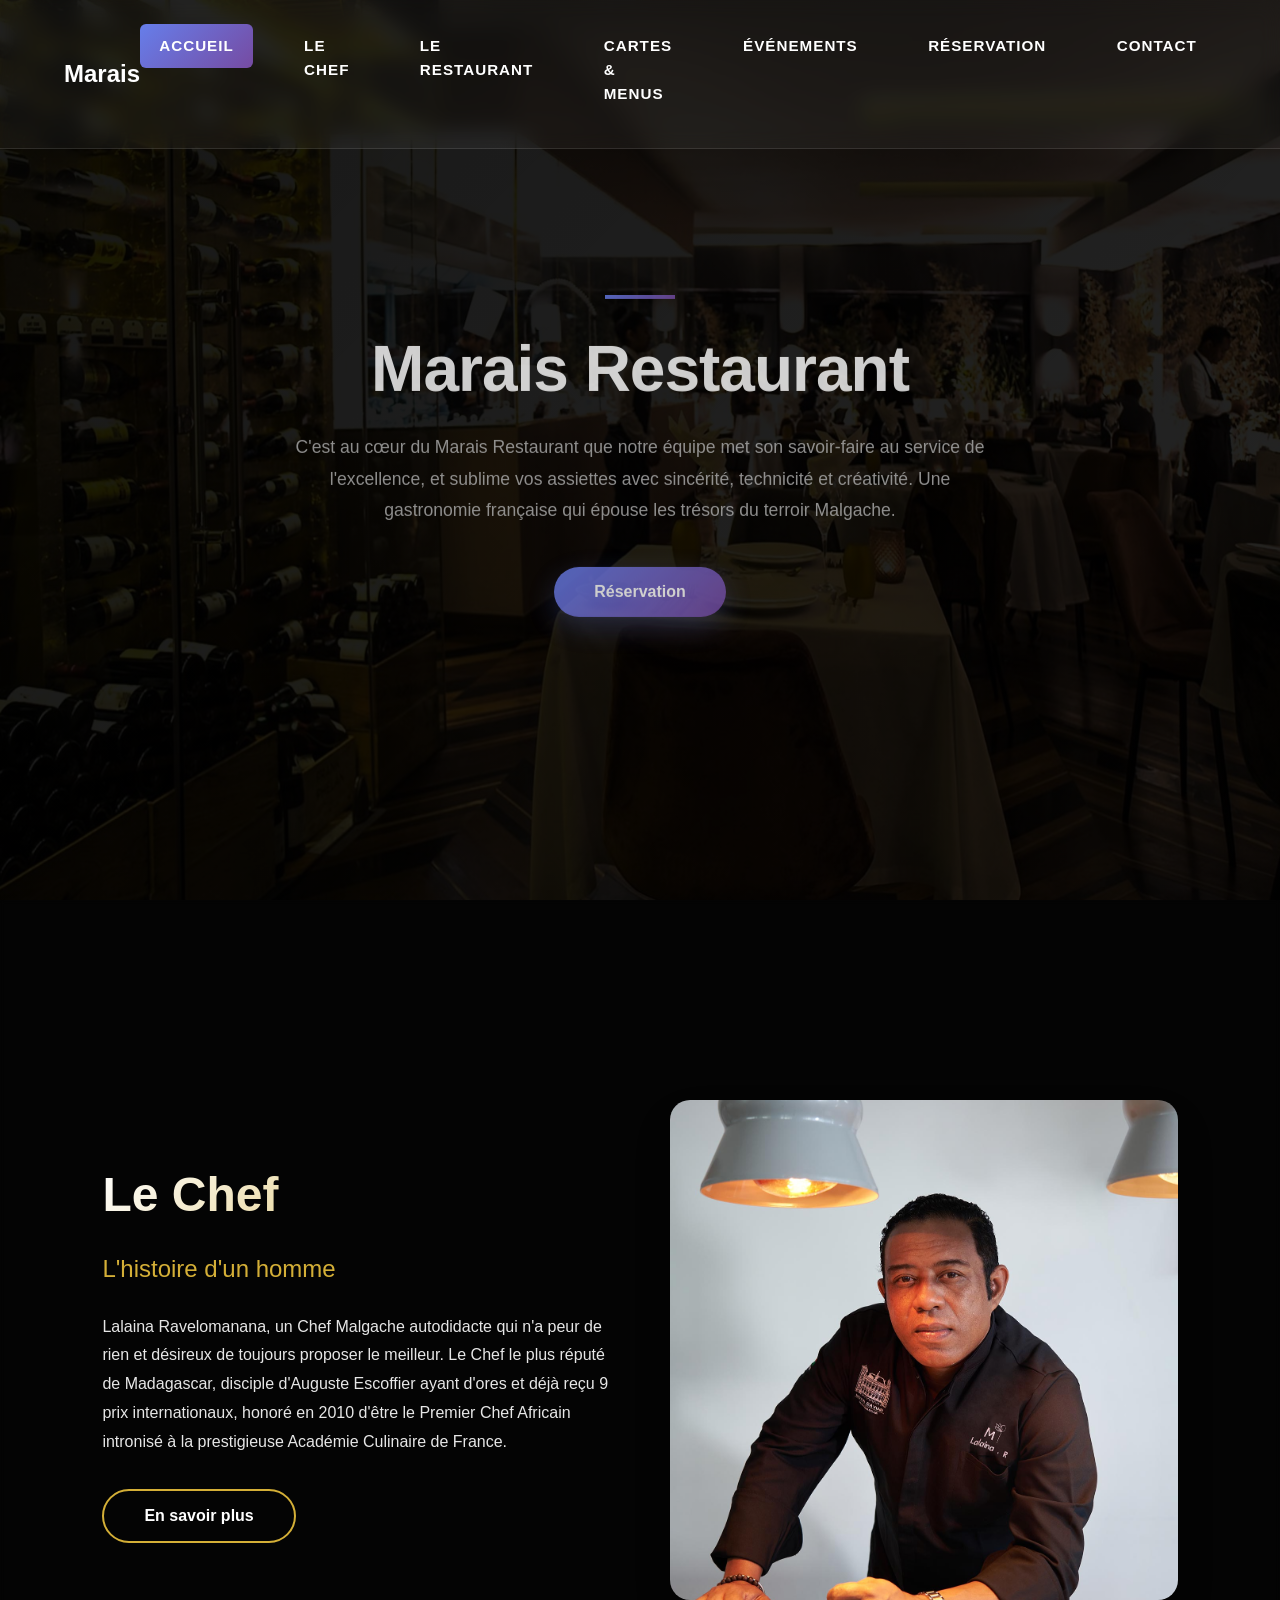
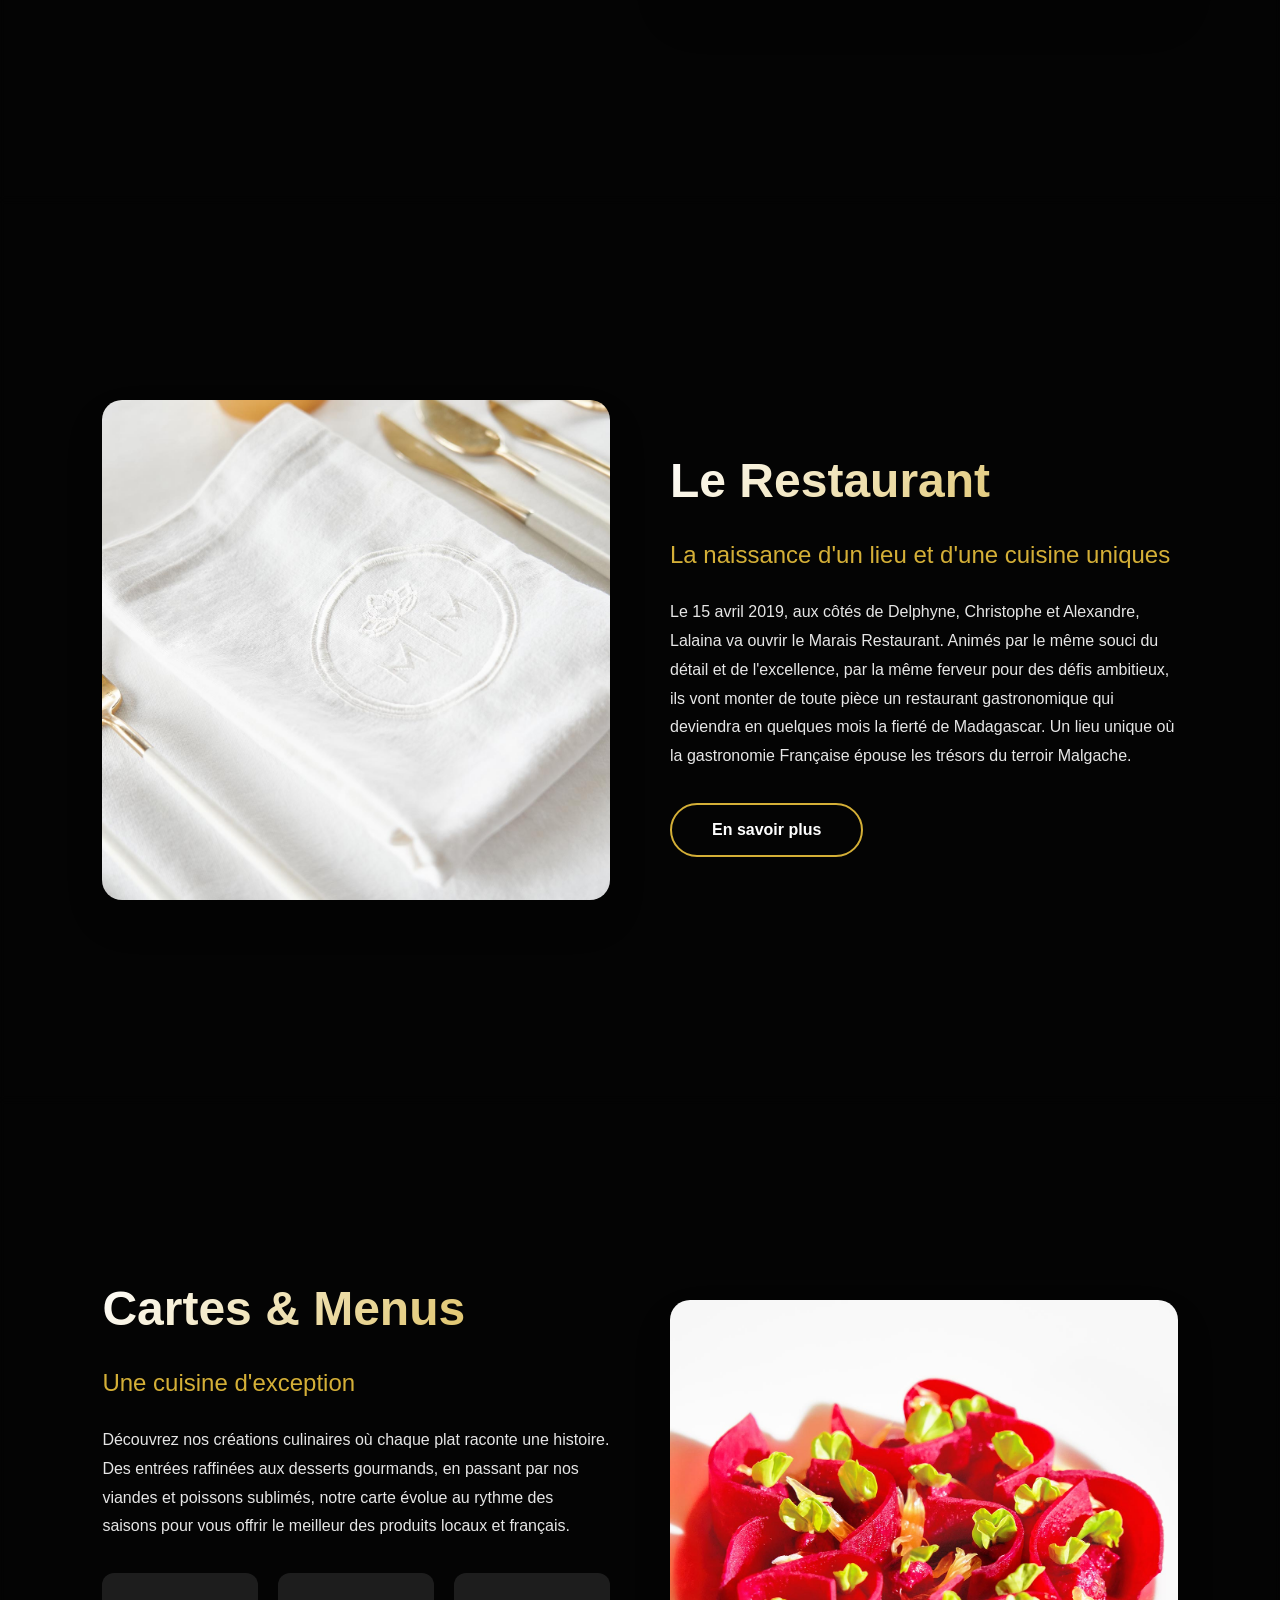
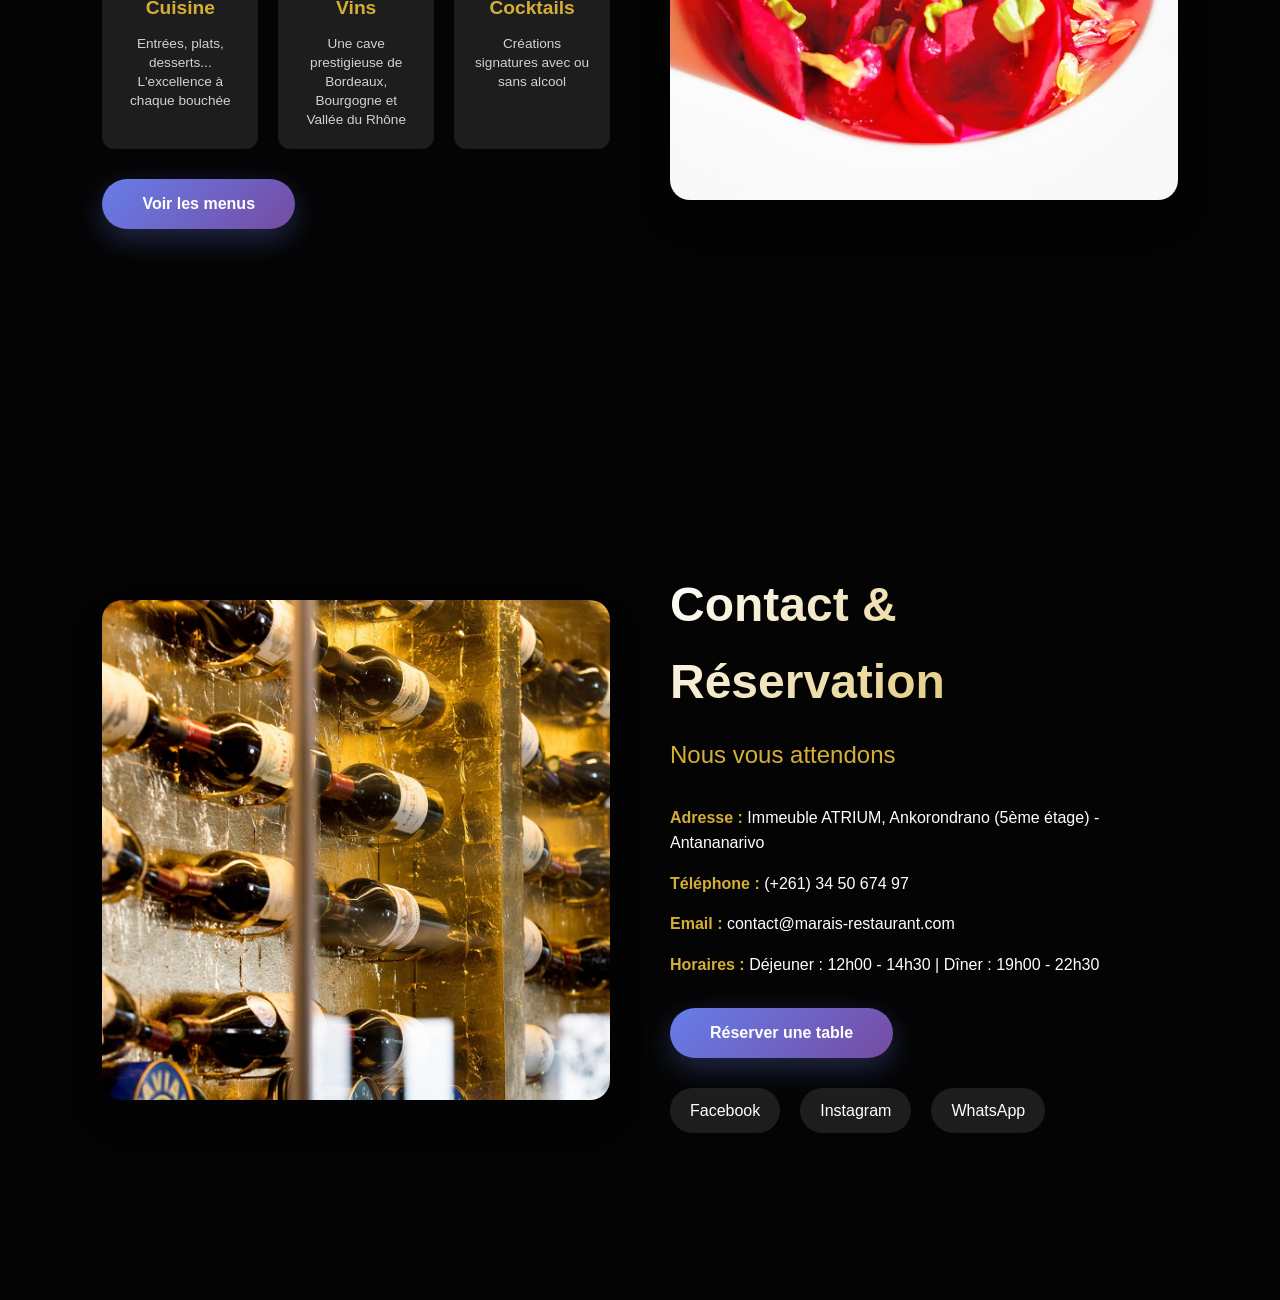
<file: index.html>
<!DOCTYPE html>
<html lang="fr">
<head>
    <meta charset="UTF-8">
    <meta http-equiv="refresh" content="0; url=page/index.html">
    <title>Marais Restaurant</title>
    <link rel="icon" type="image/x-icon" href="style/ico/favicon.ico">
    <link rel="icon" type="image/png" sizes="32x32" href="style/ico/favicon-32x32.png">
    <link rel="icon" type="image/png" sizes="16x16" href="style/ico/favicon-16x16.png">
    <link rel="apple-touch-icon" href="style/ico/apple-touch-icon.png">
    <link rel="manifest" href="style/ico/site.webmanifest">
</head>
<body>
    <p>Redirection vers <a href="page/index.html">Marais Restaurant</a>...</p>
</body>
</html>
</file>
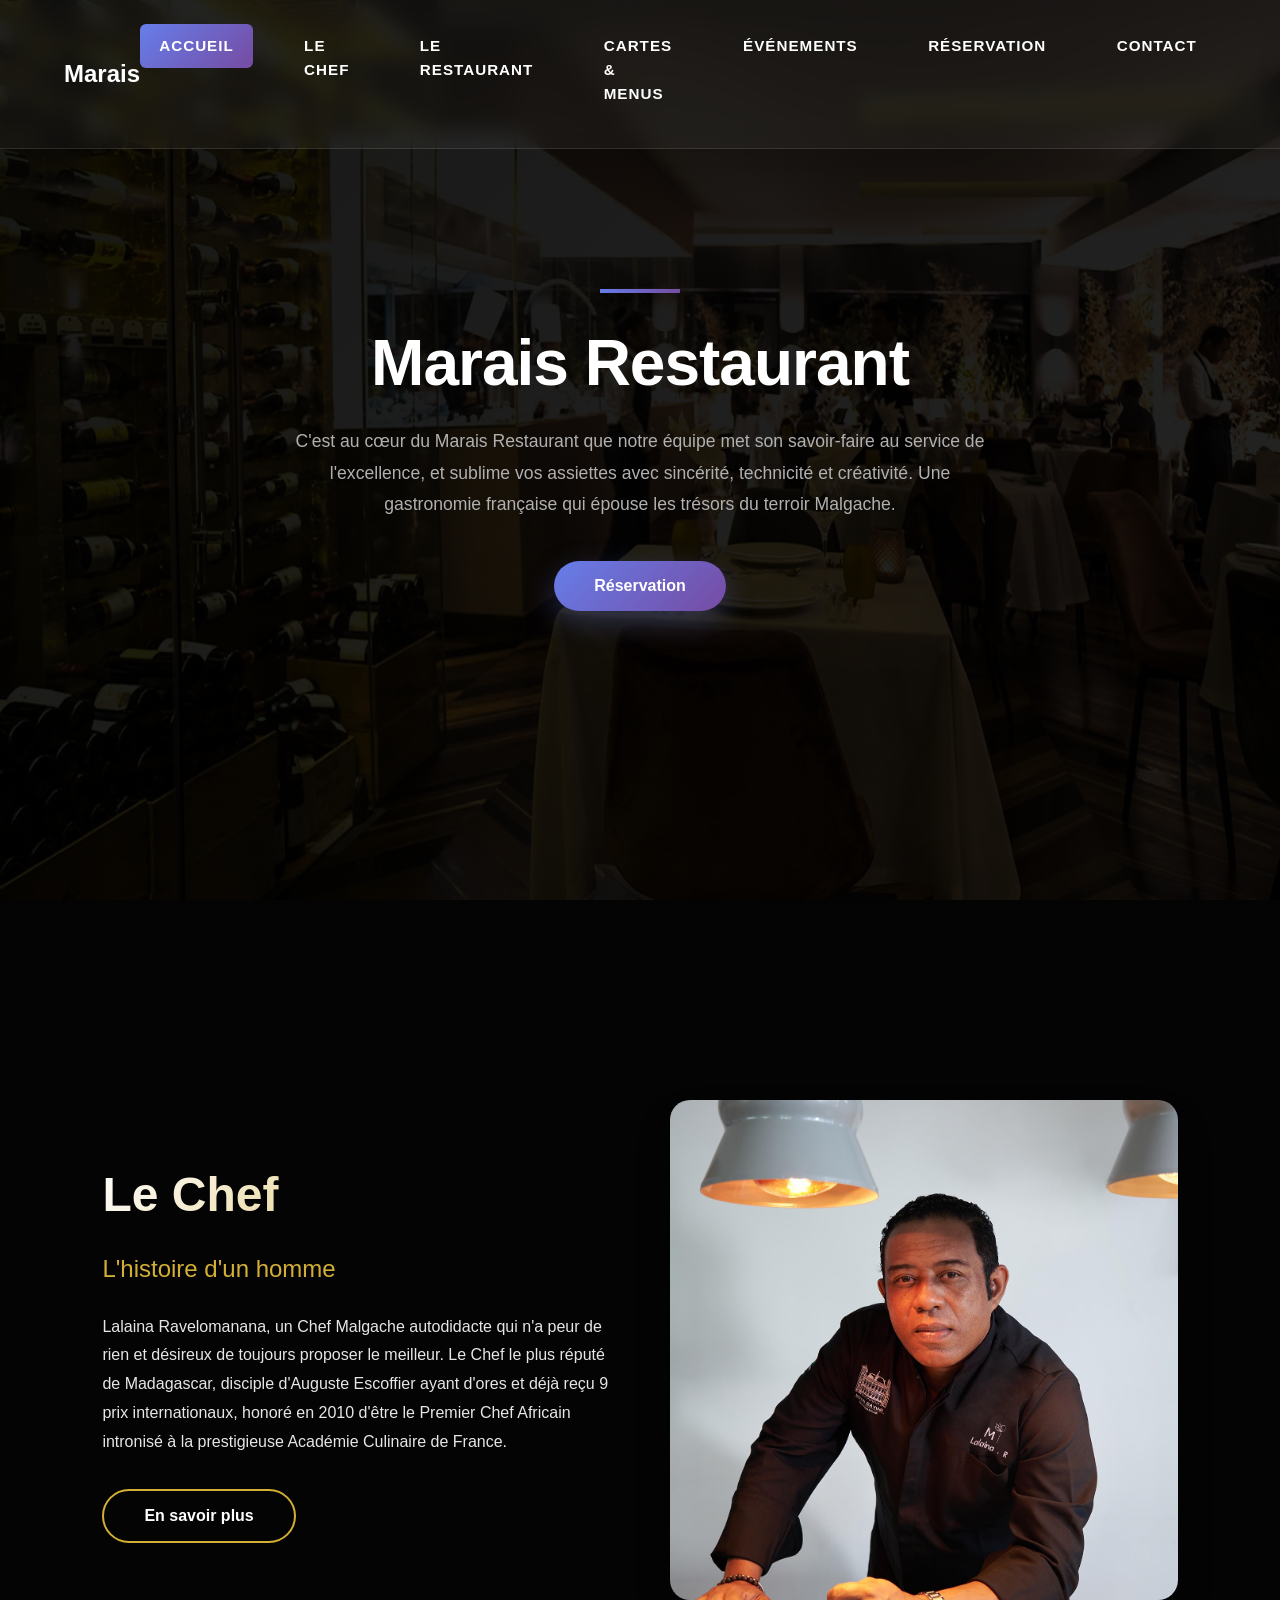
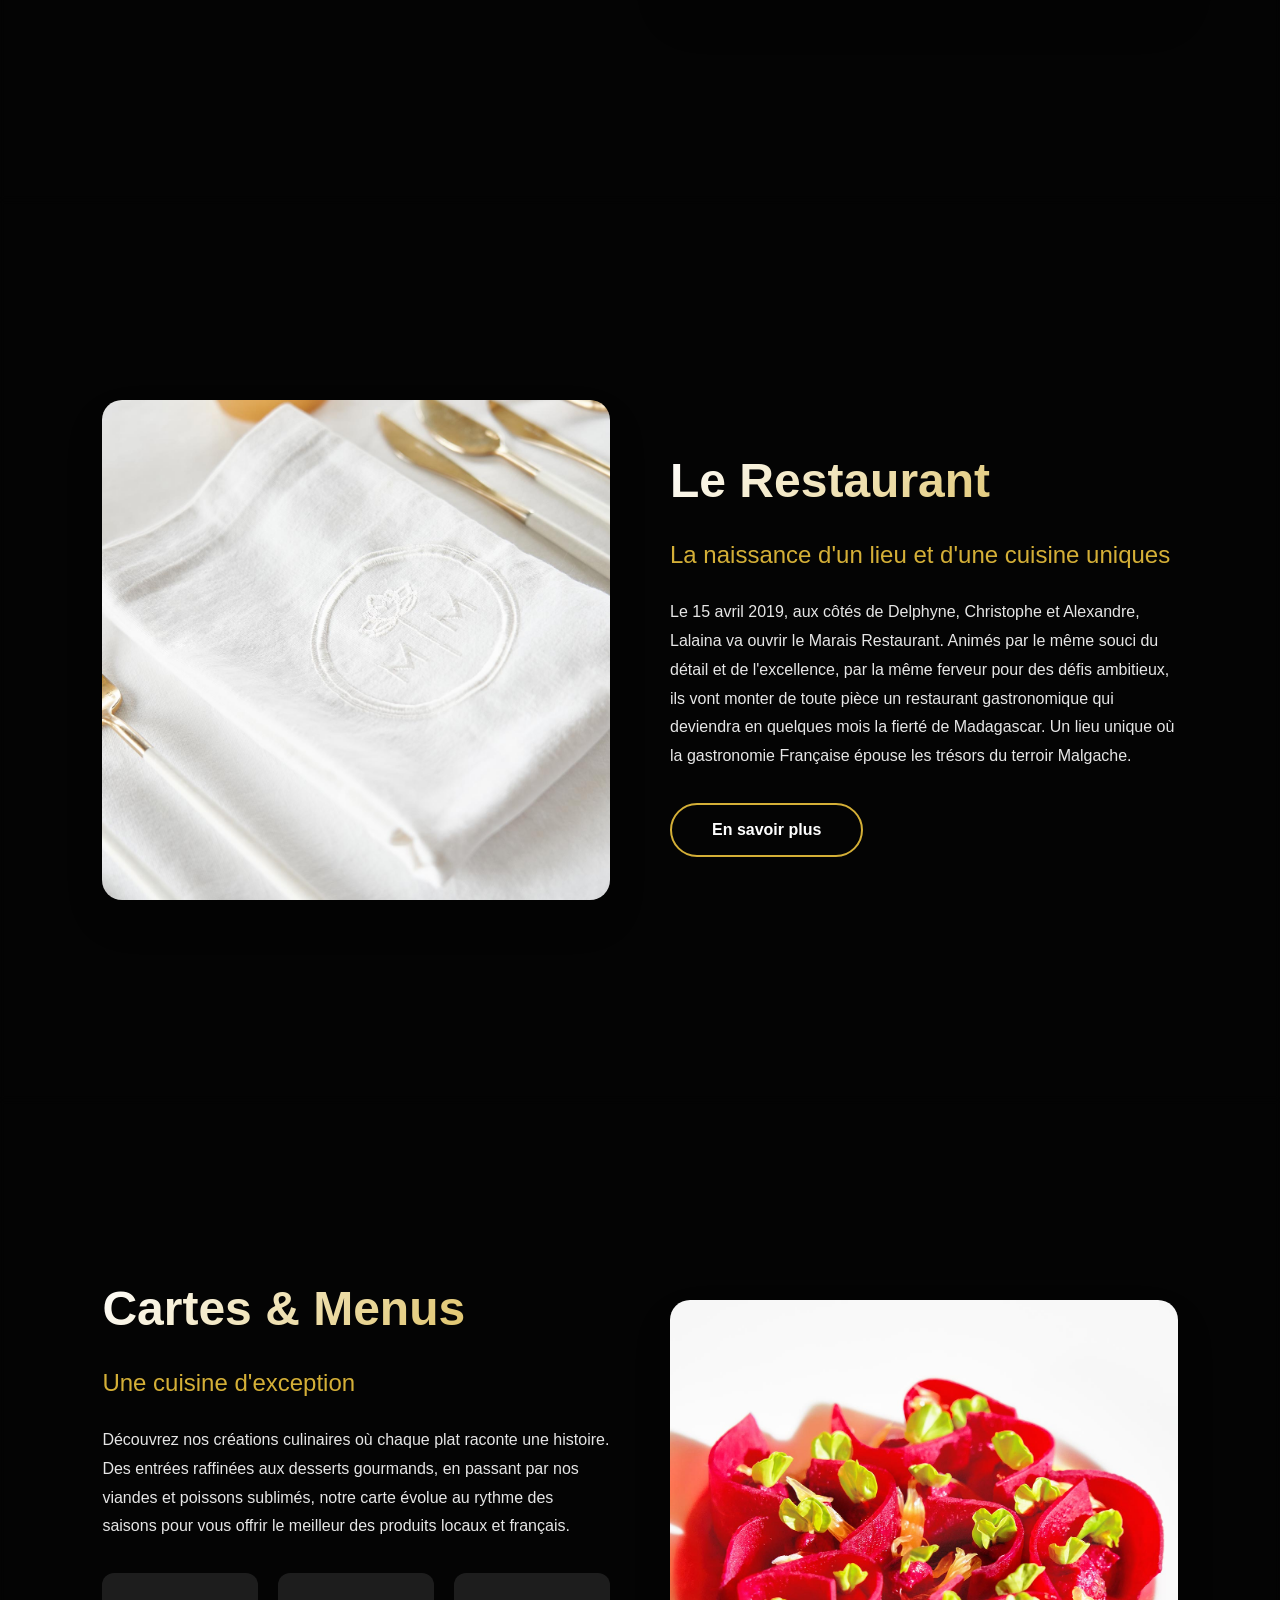
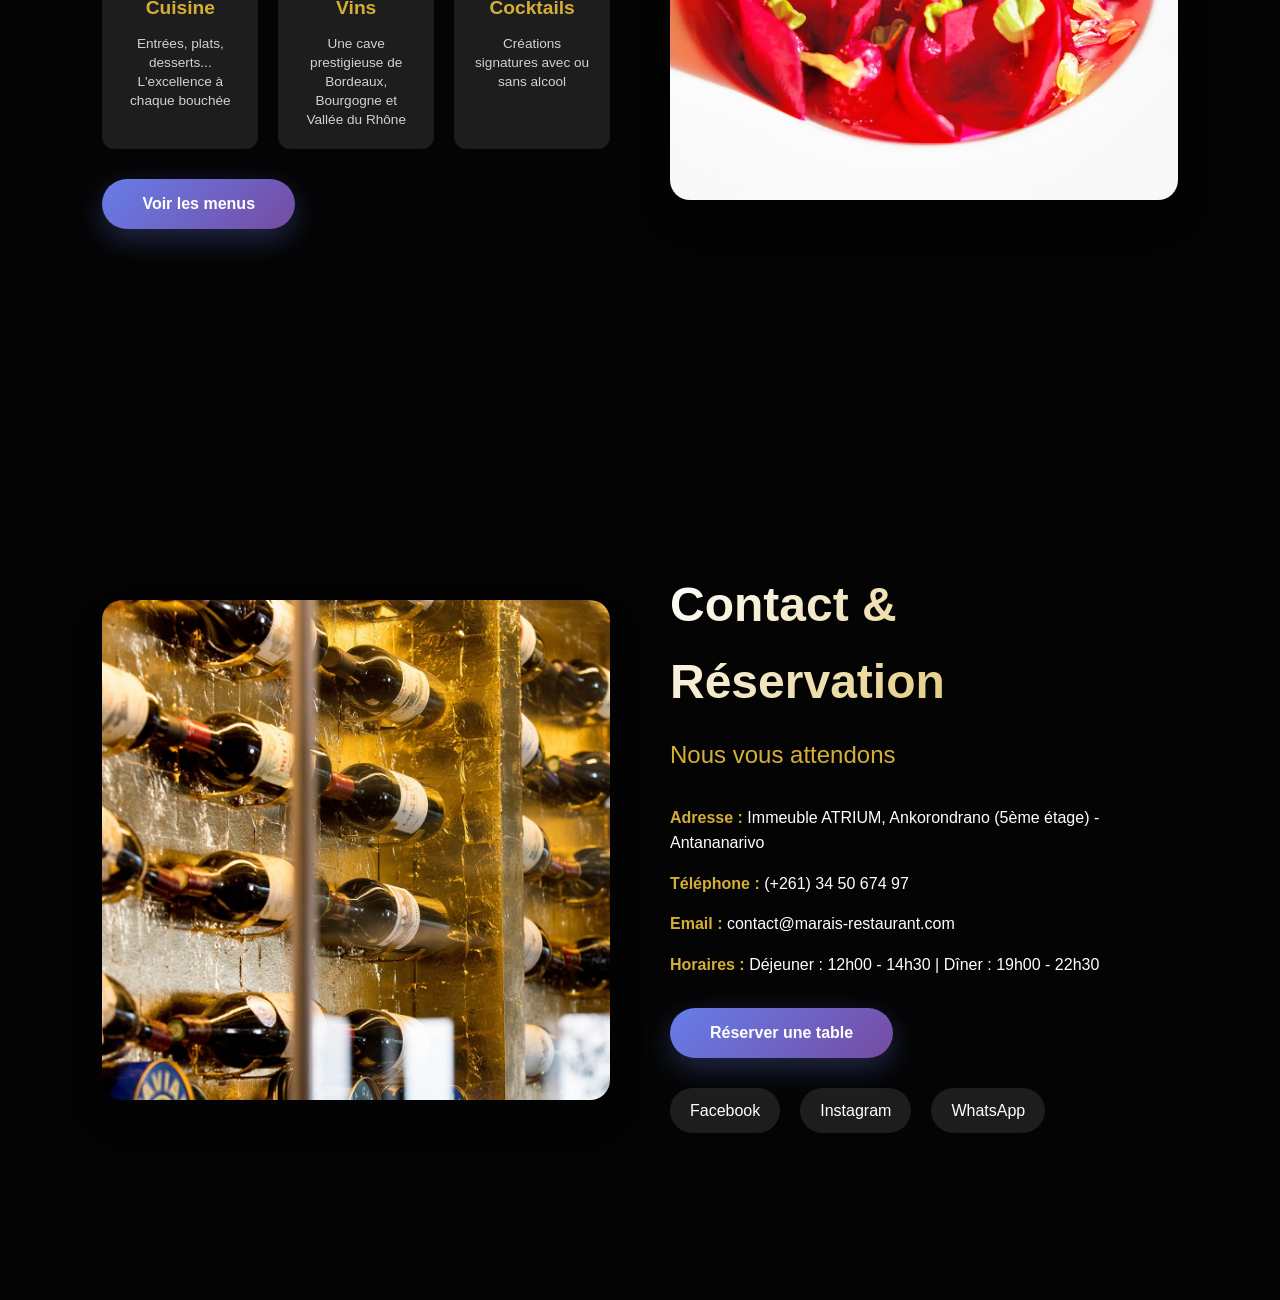
<file: page/index.html>
<!DOCTYPE html>
<html lang="fr">
<head>
    <meta charset="UTF-8">
    <meta name="viewport" content="width=device-width, initial-scale=1.0">
    <title>Marais Restaurant | Gastronomie française au cœur d'Antananarivo</title>
    <meta name="description" content="C'est au coeur du Marais Restaurant que notre équipe met son savoir-faire au service de l'excellence, et sublime vos assiettes avec sincérité, technicité et créativité.">
    <link rel="stylesheet" href="../style/css/index.css">
    <link rel="icon" type="image/x-icon" href="../style/ico/favicon.ico">
    <link rel="icon" type="image/png" sizes="32x32" href="../style/ico/favicon-32x32.png">
    <link rel="icon" type="image/png" sizes="16x16" href="../style/ico/favicon-16x16.png">
    <link rel="apple-touch-icon" href="../style/ico/apple-touch-icon.png">
    <link rel="manifest" href="../style/ico/site.webmanifest">
</head>
<body>
    <div class="background-slider">
        <img src="../img/resto1.jpg" alt="Marais Restaurant" class="bg-image active">
        <img src="../img/niccki2.jpg" alt="Cuisine Marais" class="bg-image">
        <img src="../img/team.jpg" alt="Équipe Marais" class="bg-image">
    </div>

    <nav class="navbar">
        <div class="nav-container">
            <div class="logo">
                <span>Marais</span>
            </div>
            <ul class="nav-menu">
                <li><a href="index.html" class="nav-link active">ACCUEIL</a></li>
                <li><a href="chef.html" class="nav-link">LE CHEF</a></li>
                <li><a href="restaurant.html" class="nav-link">LE RESTAURANT</a></li>
                <li><a href="menus.html" class="nav-link">CARTES & MENUS</a></li>
                <li><a href="evenements.html" class="nav-link">ÉVÉNEMENTS</a></li>
                <li><a href="reservation.html" class="nav-link">RÉSERVATION</a></li>
                <li><a href="contact.html" class="nav-link">CONTACT</a></li>
            </ul>
            <button class="menu-toggle">
                <span></span>
                <span></span>
                <span></span>
            </button>
        </div>
    </nav>

    <main class="hero">
        <div class="hero-content">
            <div class="accent-bar"></div>
            <h1 class="hero-title">Marais Restaurant</h1>
            <p class="hero-subtitle">
                C'est au cœur du Marais Restaurant que notre équipe met son savoir-faire au service de l'excellence, 
                et sublime vos assiettes avec sincérité, technicité et créativité. Une gastronomie française qui épouse 
                les trésors du terroir Malgache.
            </p>
            <button class="cta-button" onclick="window.location.href='reservation.html'">Réservation</button>
        </div>
    </main>

    <section id="chef" class="section">
        <div class="section-content">
            <h2 class="section-title">Le Chef</h2>
            <h3 class="section-subtitle">L'histoire d'un homme</h3>
            <p class="section-text">
                Lalaina Ravelomanana, un Chef Malgache autodidacte qui n'a peur de rien et désireux de toujours proposer le meilleur. 
                Le Chef le plus réputé de Madagascar, disciple d'Auguste Escoffier ayant d'ores et déjà reçu 9 prix internationaux, 
                honoré en 2010 d'être le Premier Chef Africain intronisé à la prestigieuse Académie Culinaire de France.
            </p>
            <button class="cta-button btn-outline" onclick="window.location.href='chef.html'">En savoir plus</button>
        </div>
        <div class="section-image" style="background-image: url('../img/lal1.jpg');"></div>
    </section>

    <section id="restaurant" class="section reverse">
        <div class="section-content">
            <h2 class="section-title">Le Restaurant</h2>
            <h3 class="section-subtitle">La naissance d'un lieu et d'une cuisine uniques</h3>
            <p class="section-text">
                Le 15 avril 2019, aux côtés de Delphyne, Christophe et Alexandre, Lalaina va ouvrir le Marais Restaurant. 
                Animés par le même souci du détail et de l'excellence, par la même ferveur pour des défis ambitieux, 
                ils vont monter de toute pièce un restaurant gastronomique qui deviendra en quelques mois la fierté de Madagascar. 
                Un lieu unique où la gastronomie Française épouse les trésors du terroir Malgache.
            </p>
            <button class="cta-button btn-outline" onclick="window.location.href='restaurant.html'">En savoir plus</button>
        </div>
        <div class="section-image" style="background-image: url('../img/rest.jpg');"></div>
    </section>

    <section id="menus" class="section">
        <div class="section-content">
            <h2 class="section-title">Cartes & Menus</h2>
            <h3 class="section-subtitle">Une cuisine d'exception</h3>
            <p class="section-text">
                Découvrez nos créations culinaires où chaque plat raconte une histoire. Des entrées raffinées aux desserts gourmands, 
                en passant par nos viandes et poissons sublimés, notre carte évolue au rythme des saisons pour vous offrir le meilleur 
                des produits locaux et français.
            </p>
            <div class="menu-categories">
                <div class="menu-card">
                    <h4>Cuisine</h4>
                    <p>Entrées, plats, desserts... L'excellence à chaque bouchée</p>
                </div>
                <div class="menu-card">
                    <h4>Vins</h4>
                    <p>Une cave prestigieuse de Bordeaux, Bourgogne et Vallée du Rhône</p>
                </div>
                <div class="menu-card">
                    <h4>Cocktails</h4>
                    <p>Créations signatures avec ou sans alcool</p>
                </div>
            </div>
            <button class="cta-button" onclick="window.location.href='menus.html'">Voir les menus</button>
        </div>
        <div class="section-image" style="background-image: url('../img/cuisine1.jpg');"></div>
    </section>

    <section id="contact" class="section reverse">
        <div class="section-content">
            <h2 class="section-title">Contact & Réservation</h2>
            <h3 class="section-subtitle">Nous vous attendons</h3>
            <div class="contact-info">
                <p><strong>Adresse :</strong> Immeuble ATRIUM, Ankorondrano (5ème étage) - Antananarivo</p>
                <p><strong>Téléphone :</strong> (+261) 34 50 674 97</p>
                <p><strong>Email :</strong> contact@marais-restaurant.com</p>
                <p><strong>Horaires :</strong> Déjeuner : 12h00 - 14h30 | Dîner : 19h00 - 22h30</p>
            </div>
            <button class="cta-button" onclick="window.location.href='reservation.html'">Réserver une table</button>
            <div class="social-links">
                <a href="#" target="_blank" class="social-link"><i class="bi bi-facebook"></i> Facebook</a>
                <a href="#" target="_blank" class="social-link"><i class="bi bi-instagram"></i> Instagram</a>
                <a href="#" target="_blank" class="social-link"><i class="bi bi-whatsapp"></i> WhatsApp</a>
            </div>
        </div>
        <div class="section-image" style="background-image: url('../img/slider3.jpg');"></div>
    </section>

    <script src="../style/js/main.js"></script>
</body>
</html>
</file>
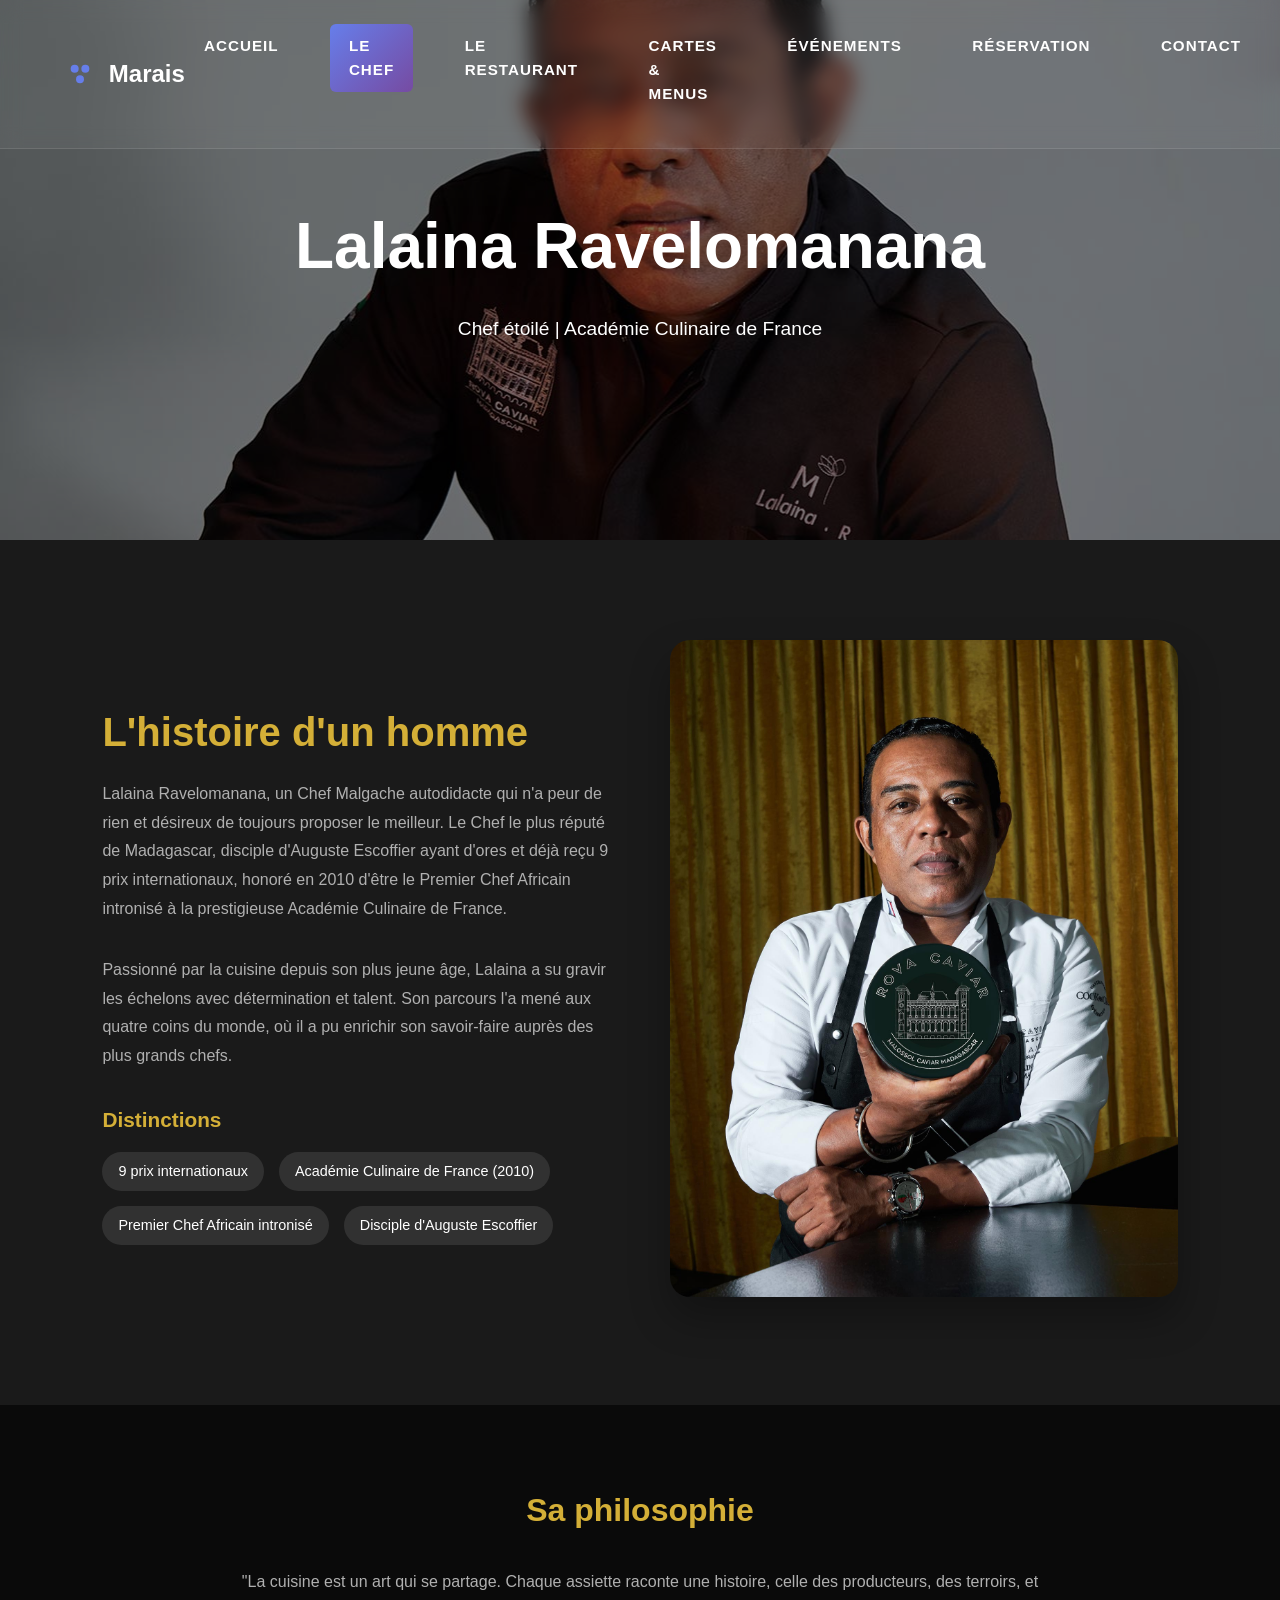
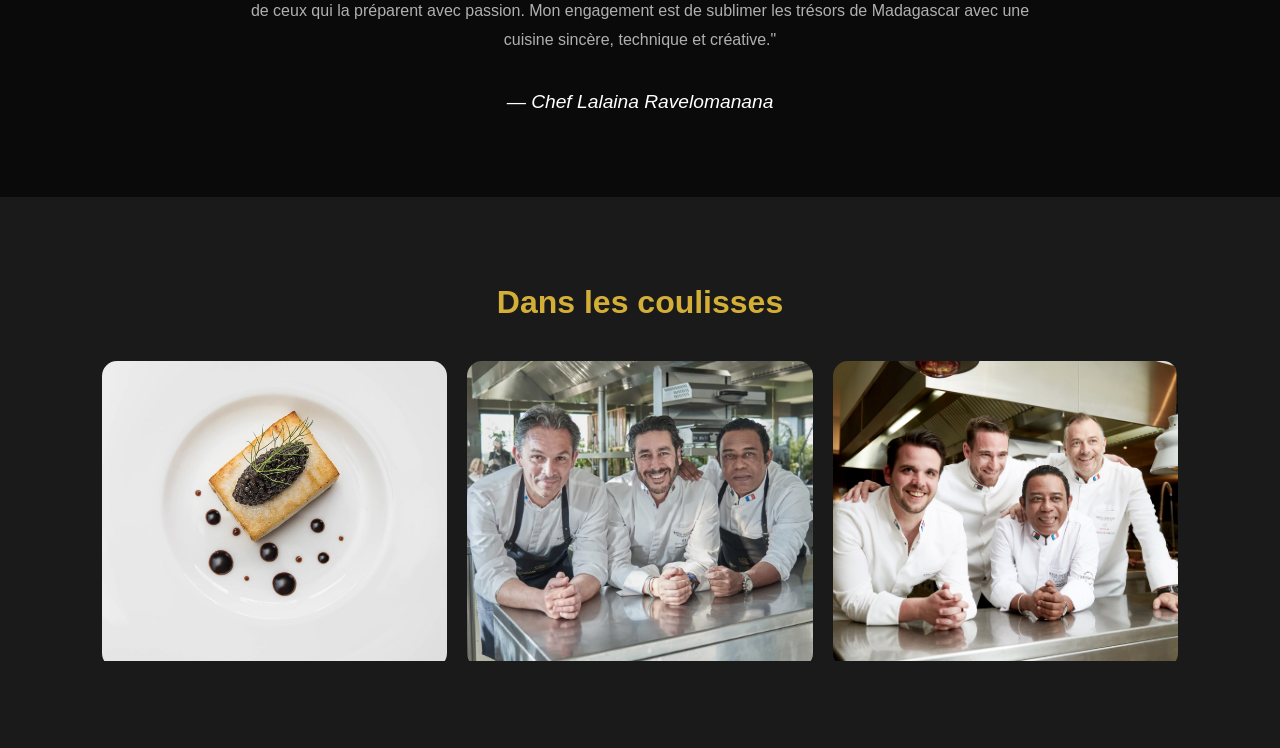
<file: page/chef.html>
<!DOCTYPE html>
<html lang="fr">
<head>
    <meta charset="UTF-8">
    <meta name="viewport" content="width=device-width, initial-scale=1.0">
    <title>Le Chef | Marais Restaurant</title>
    <meta name="description" content="Lalaina Ravelomanana, un Chef Malgache autodidacte, disciple d'Auguste Escoffier, Premier Chef Africain intronisé à l'Académie Culinaire de France.">
    <link rel="stylesheet" href="../style/css/chef.css">
    <link rel="icon" type="image/x-icon" href="../style/ico/favicon.ico">
    <link rel="icon" type="image/png" sizes="32x32" href="../style/ico/favicon-32x32.png">
    <link rel="icon" type="image/png" sizes="16x16" href="../style/ico/favicon-16x16.png">
    <link rel="apple-touch-icon" href="../style/ico/apple-touch-icon.png">
    <link rel="manifest" href="../style/ico/site.webmanifest">
</head>
<body>
    <nav class="navbar">
        <div class="nav-container">
            <div class="logo">
                <svg class="logo-icon" viewBox="0 0 24 24" fill="none">
                    <circle cx="8" cy="8" r="3" fill="currentColor"/>
                    <circle cx="16" cy="8" r="3" fill="currentColor"/>
                    <circle cx="12" cy="16" r="3" fill="currentColor"/>
                </svg>
                <span>Marais</span>
            </div>
            <ul class="nav-menu">
                <li><a href="index.html" class="nav-link">ACCUEIL</a></li>
                <li><a href="chef.html" class="nav-link active">LE CHEF</a></li>
                <li><a href="restaurant.html" class="nav-link">LE RESTAURANT</a></li>
                <li><a href="menus.html" class="nav-link">CARTES & MENUS</a></li>
                <li><a href="evenements.html" class="nav-link">ÉVÉNEMENTS</a></li>
                <li><a href="reservation.html" class="nav-link">RÉSERVATION</a></li>
                <li><a href="contact.html" class="nav-link">CONTACT</a></li>
            </ul>
            <button class="menu-toggle">
                <span></span>
                <span></span>
                <span></span>
            </button>
        </div>
    </nav>

    <div class="chef-page">
        <div class="hero-chef" style="background-image: url('../img/lal1.jpg');">
            <div class="hero-content">
                <h1>Lalaina Ravelomanana</h1>
                <p>Chef étoilé | Académie Culinaire de France</p>
            </div>
        </div>

        <div class="chef-bio">
            <div class="bio-content">
                <h2>L'histoire d'un homme</h2>
                <p class="bio-text">
                    Lalaina Ravelomanana, un Chef Malgache autodidacte qui n'a peur de rien et désireux de toujours proposer le meilleur. 
                    Le Chef le plus réputé de Madagascar, disciple d'Auguste Escoffier ayant d'ores et déjà reçu 9 prix internationaux, 
                    honoré en 2010 d'être le Premier Chef Africain intronisé à la prestigieuse Académie Culinaire de France.
                </p>
                <p class="bio-text">
                    Passionné par la cuisine depuis son plus jeune âge, Lalaina a su gravir les échelons avec détermination et talent. 
                    Son parcours l'a mené aux quatre coins du monde, où il a pu enrichir son savoir-faire auprès des plus grands chefs.
                </p>
                <div class="awards">
                    <h3>Distinctions</h3>
                    <div class="award-list">
                        <span class="award-item">9 prix internationaux</span>
                        <span class="award-item">Académie Culinaire de France (2010)</span>
                        <span class="award-item">Premier Chef Africain intronisé</span>
                        <span class="award-item">Disciple d'Auguste Escoffier</span>
                    </div>
                </div>
            </div>
            <div class="bio-image">
                <img src="../img/chef_caviar.jpg" alt="Chef Lalaina Ravelomanana">
            </div>
        </div>

        <div class="chef-philosophy">
            <h2>Sa philosophie</h2>
            <p class="philosophy-text">
                "La cuisine est un art qui se partage. Chaque assiette raconte une histoire, celle des producteurs, des terroirs, 
                et de ceux qui la préparent avec passion. Mon engagement est de sublimer les trésors de Madagascar avec une cuisine 
                sincère, technique et créative."
            </p>
            <p class="signature">— Chef Lalaina Ravelomanana</p>
        </div>

        <div class="chef-gallery">
            <h2>Dans les coulisses</h2>
            <div class="gallery-grid">
                <div class="gallery-item">
                    <img src="../img/creativite.jpg" alt="Le Chef en cuisine">
                </div>
                <div class="gallery-item">
                    <img src="../img/masterclass.webp" alt="Masterclass">
                </div>
                <div class="gallery-item">
                    <img src="../img/8m2.jpg" alt="Dîner à 8 mains">
                </div>
            </div>
        </div>
    </div>

    <script src="../style/js/main.js"></script>
</body>
</html>
</file>
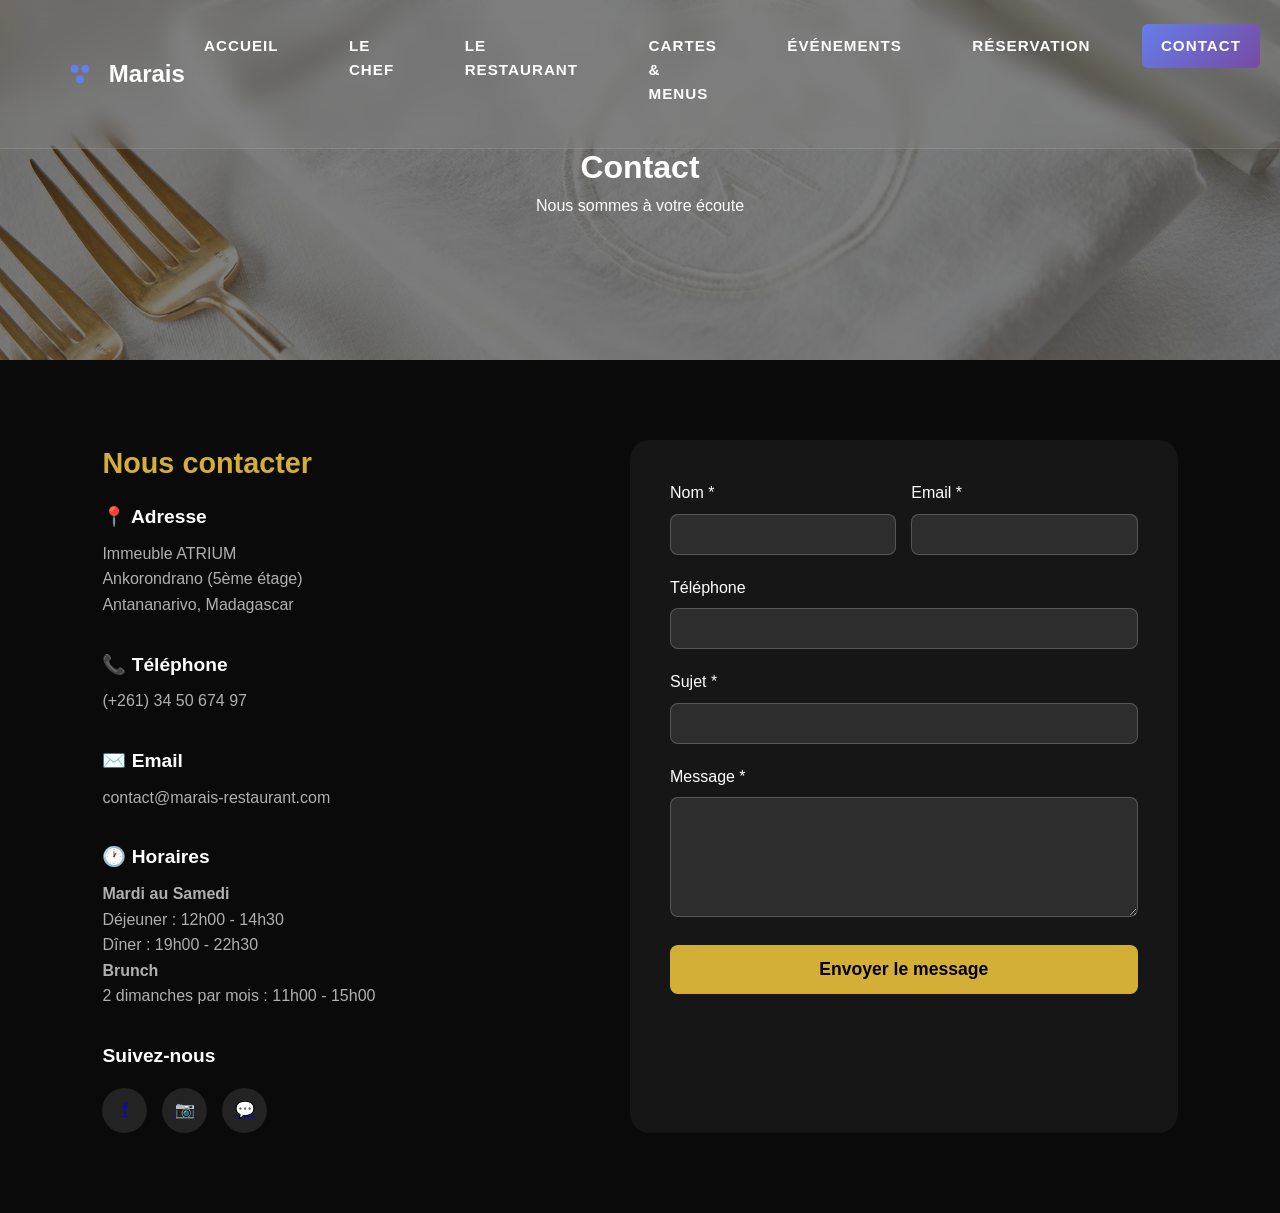
<file: page/contact.html>
<!DOCTYPE html>
<html lang="fr">
<head>
    <meta charset="UTF-8">
    <meta name="viewport" content="width=device-width, initial-scale=1.0">
    <title>Contact | Marais Restaurant</title>
    <meta name="description" content="Contactez le Marais Restaurant pour toute demande d'information, réservation ou privatisation.">
    <link rel="stylesheet" href="../style/css/contact.css">
    <link rel="icon" type="image/x-icon" href="../style/ico/favicon.ico">
    <link rel="icon" type="image/png" sizes="32x32" href="../style/ico/favicon-32x32.png">
    <link rel="icon" type="image/png" sizes="16x16" href="../style/ico/favicon-16x16.png">
    <link rel="apple-touch-icon" href="../style/ico/apple-touch-icon.png">
    <link rel="manifest" href="../style/ico/site.webmanifest">
</head>
<body>
    <nav class="navbar">
        <div class="nav-container">
            <div class="logo">
                <svg class="logo-icon" viewBox="0 0 24 24" fill="none">
                    <circle cx="8" cy="8" r="3" fill="currentColor"/>
                    <circle cx="16" cy="8" r="3" fill="currentColor"/>
                    <circle cx="12" cy="16" r="3" fill="currentColor"/>
                </svg>
                <span>Marais</span>
            </div>
            <ul class="nav-menu">
                <li><a href="index.html" class="nav-link">ACCUEIL</a></li>
                <li><a href="chef.html" class="nav-link">LE CHEF</a></li>
                <li><a href="restaurant.html" class="nav-link">LE RESTAURANT</a></li>
                <li><a href="menus.html" class="nav-link">CARTES & MENUS</a></li>
                <li><a href="evenements.html" class="nav-link">ÉVÉNEMENTS</a></li>
                <li><a href="reservation.html" class="nav-link">RÉSERVATION</a></li>
                <li><a href="contact.html" class="nav-link active">CONTACT</a></li>
            </ul>
            <button class="menu-toggle">
                <span></span>
                <span></span>
                <span></span>
            </button>
        </div>
    </nav>

    <div class="contact-page">
        <div class="hero-contact" style="background-image: url('../img/rest.jpg');">
            <div class="hero-content">
                <h1>Contact</h1>
                <p>Nous sommes à votre écoute</p>
            </div>
        </div>

        <div class="contact-container">
            <div class="contact-info">
                <h2>Nous contacter</h2>
                
                <div class="info-card">
                    <h3>📍 Adresse</h3>
                    <p>Immeuble ATRIUM<br>Ankorondrano (5ème étage)<br>Antananarivo, Madagascar</p>
                </div>

                <div class="info-card">
                    <h3>📞 Téléphone</h3>
                    <a href="tel:+261345067497">(+261) 34 50 674 97</a>
                </div>

                <div class="info-card">
                    <h3>✉️ Email</h3>
                    <a href="#">contact@marais-restaurant.com</a>
                </div>

                <div class="info-card">
                    <h3>🕐 Horaires</h3>
                    <p><strong>Mardi au Samedi</strong><br>Déjeuner : 12h00 - 14h30<br>Dîner : 19h00 - 22h30</p>
                    <p><strong>Brunch</strong><br>2 dimanches par mois : 11h00 - 15h00</p>
                </div>

                <div class="social-links">
                    <h3>Suivez-nous</h3>
                    <div class="social-icons">
                        <a href="#" target="_blank">f</a>
                        <a href="#" target="_blank">📷</a>
                        <a href="#" target="_blank">💬</a>
                    </div>
                </div>
            </div>

            <form class="contact-form" id="contactForm">
                <div class="form-row">
                    <div class="form-group">
                        <label for="name">Nom *</label>
                        <input type="text" id="name" name="name" required>
                    </div>
                    <div class="form-group">
                        <label for="email">Email *</label>
                        <input type="email" id="email" name="email" required>
                    </div>
                </div>
                <div class="form-group">
                    <label for="phone">Téléphone</label>
                    <input type="tel" id="phone" name="phone">
                </div>
                <div class="form-group">
                    <label for="subject">Sujet *</label>
                    <input type="text" id="subject" name="subject" required>
                </div>
                <div class="form-group">
                    <label for="message">Message *</label>
                    <textarea id="message" name="message" rows="5" required></textarea>
                </div>
                <button type="submit" class="submit-btn">Envoyer le message</button>
            </form>
        </div>

    </div>

    <script src="../style/js/main.js"></script>
</body>
</html>
</file>
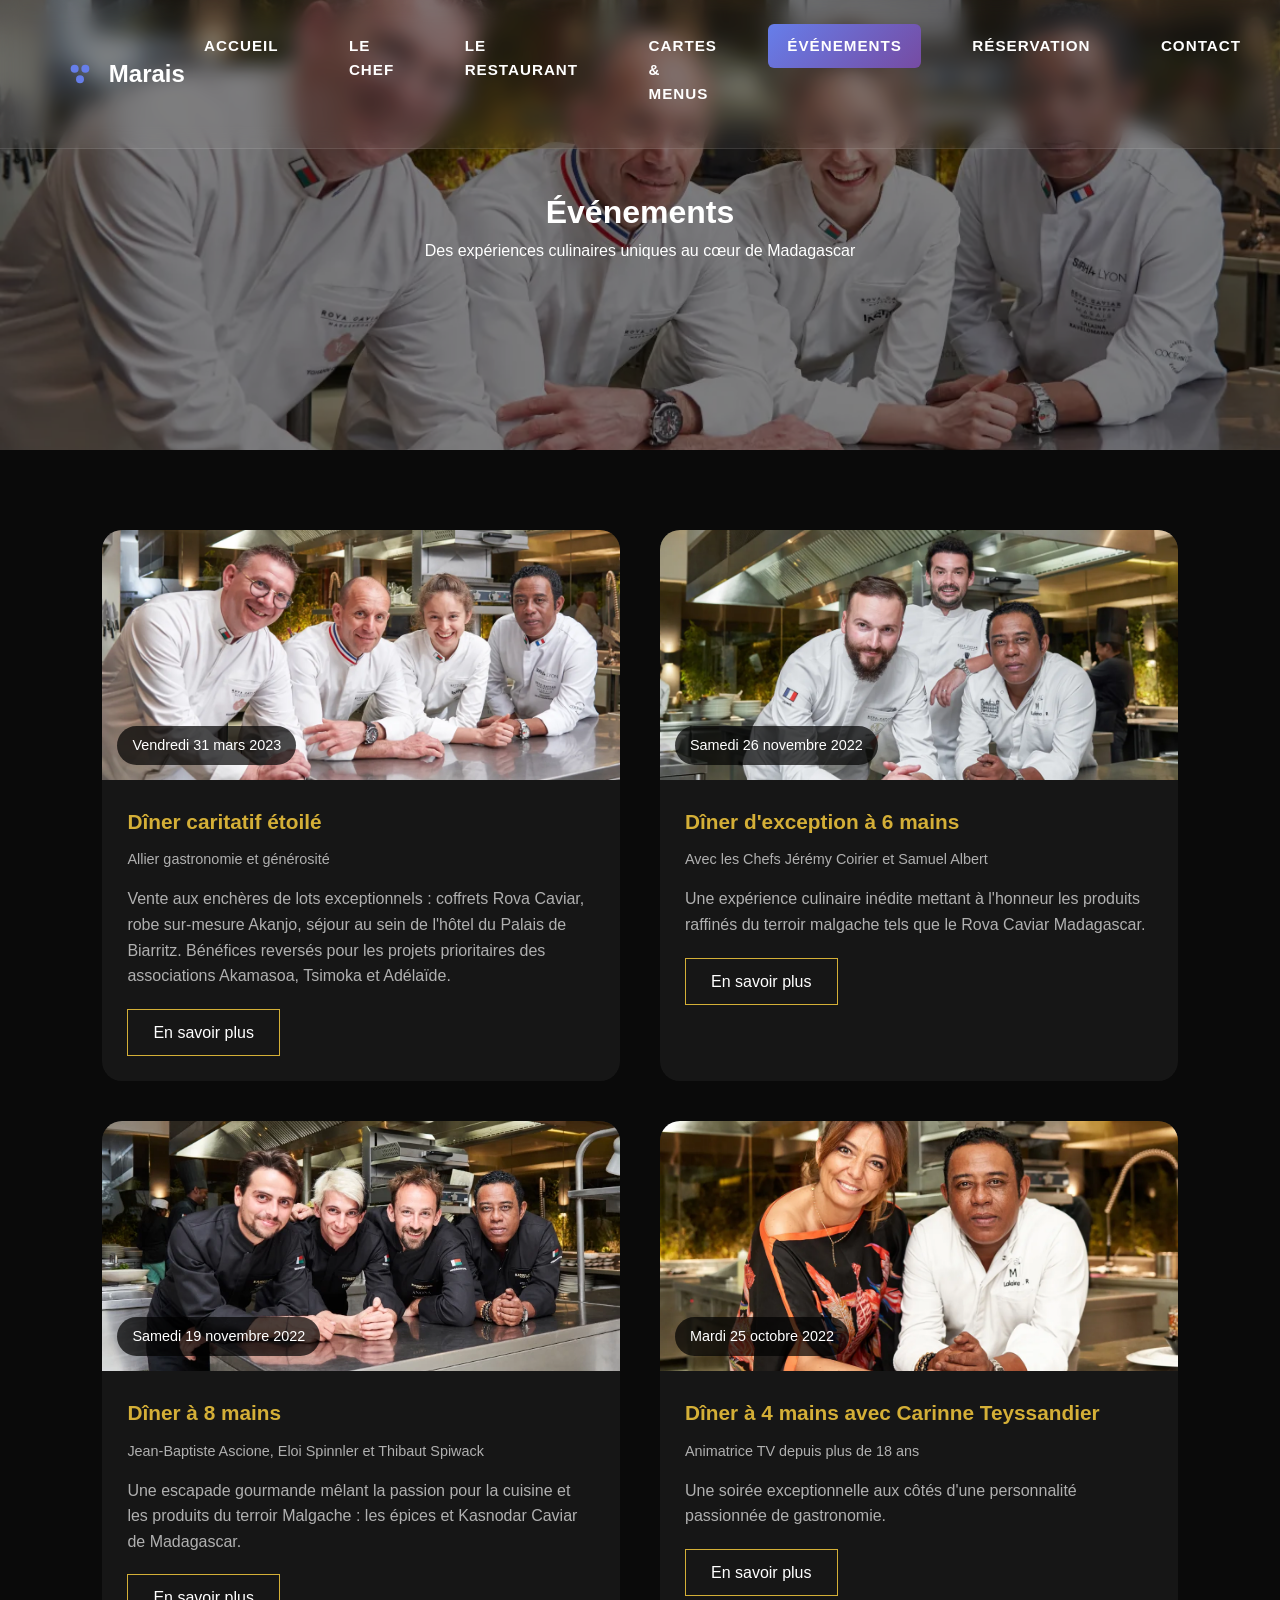
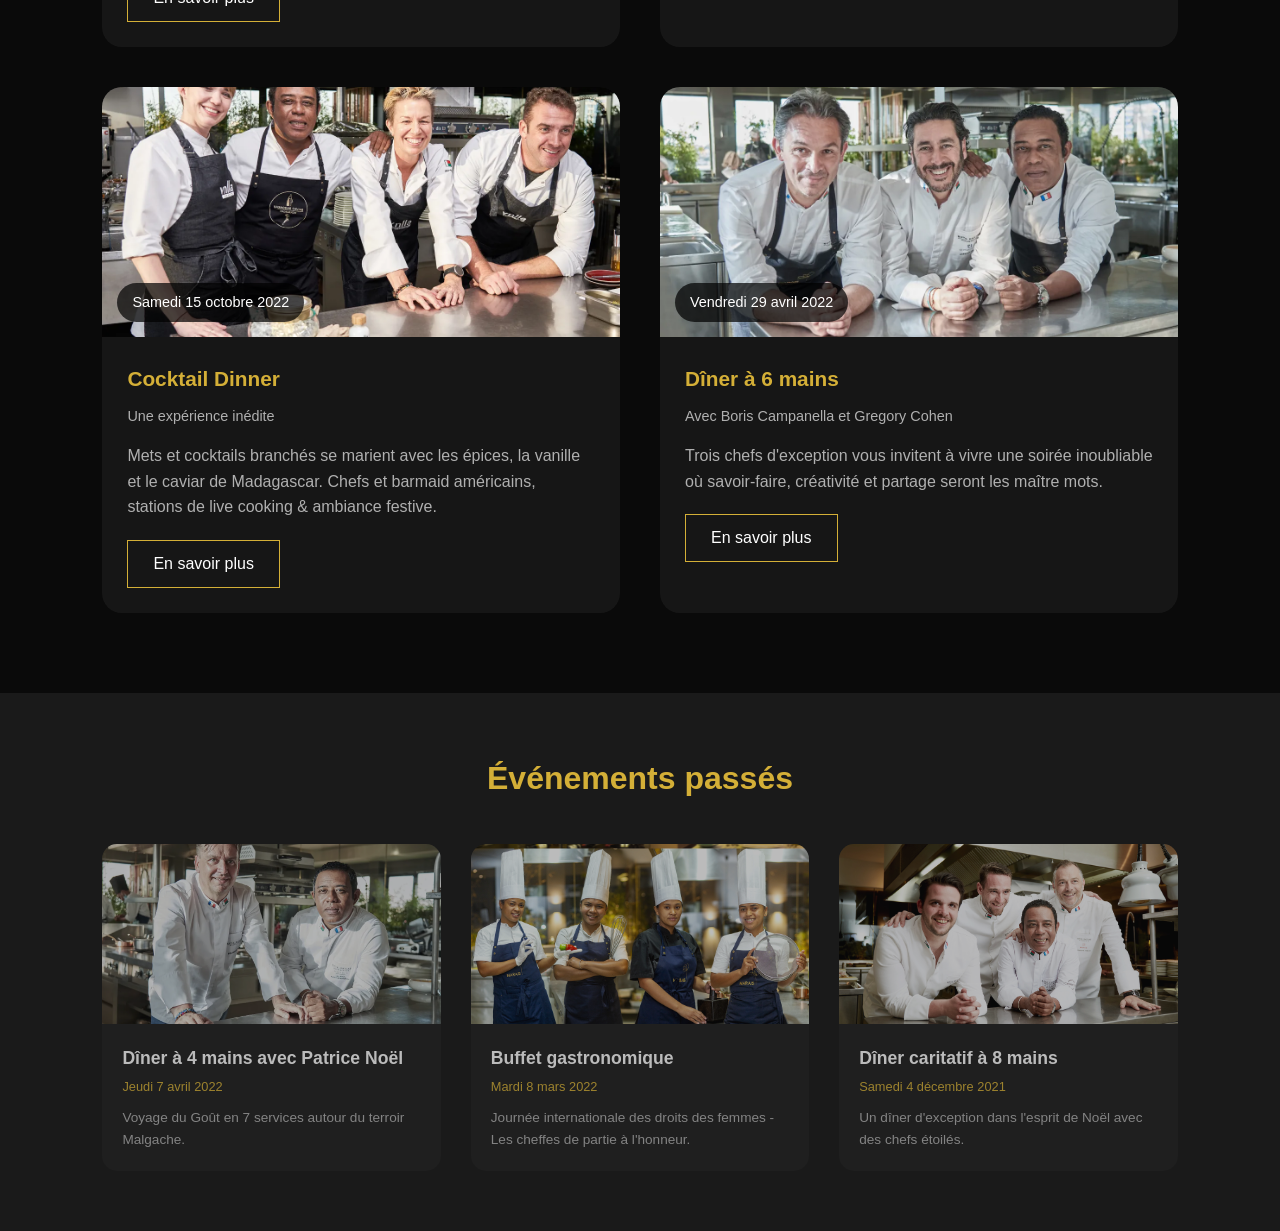
<file: page/evenements.html>
<!DOCTYPE html>
<html lang="fr">
<head>
    <meta charset="UTF-8">
    <meta name="viewport" content="width=device-width, initial-scale=1.0">
    <title>Événements | Marais Restaurant</title>
    <meta name="description" content="Découvrez les événements exceptionnels organisés par le Marais Restaurant : dîners à plusieurs mains, rencontres gastronomiques et soirées d'exception.">
    <link rel="stylesheet" href="../style/css/evenements.css">
    <link rel="icon" type="image/x-icon" href="../style/ico/favicon.ico">
    <link rel="icon" type="image/png" sizes="32x32" href="../style/ico/favicon-32x32.png">
    <link rel="icon" type="image/png" sizes="16x16" href="../style/ico/favicon-16x16.png">
    <link rel="apple-touch-icon" href="../style/ico/apple-touch-icon.png">
    <link rel="manifest" href="../style/ico/site.webmanifest">
</head>
<body>
    <nav class="navbar">
        <div class="nav-container">
            <div class="logo">
                <svg class="logo-icon" viewBox="0 0 24 24" fill="none">
                    <circle cx="8" cy="8" r="3" fill="currentColor"/>
                    <circle cx="16" cy="8" r="3" fill="currentColor"/>
                    <circle cx="12" cy="16" r="3" fill="currentColor"/>
                </svg>
                <span>Marais</span>
            </div>
            <ul class="nav-menu">
                <li><a href="index.html" class="nav-link">ACCUEIL</a></li>
                <li><a href="chef.html" class="nav-link">LE CHEF</a></li>
                <li><a href="restaurant.html" class="nav-link">LE RESTAURANT</a></li>
                <li><a href="menus.html" class="nav-link">CARTES & MENUS</a></li>
                <li><a href="evenements.html" class="nav-link active">ÉVÉNEMENTS</a></li>
                <li><a href="reservation.html" class="nav-link">RÉSERVATION</a></li>
                <li><a href="contact.html" class="nav-link">CONTACT</a></li>
            </ul>
            <button class="menu-toggle">
                <span></span>
                <span></span>
                <span></span>
            </button>
        </div>
    </nav>

    <div class="evenements-page">
        <div class="hero-evenements" style="background-image: url('../img/diner-caritatif-etoile.webp');">
            <div class="hero-content">
                <h1>Événements</h1>
                <p>Des expériences culinaires uniques au cœur de Madagascar</p>
            </div>
        </div>

        <div class="events-grid">
            <div class="event-card">
                <div class="event-image" style="background-image: url('../img/diner-caritatif-etoile.webp');">
                    <div class="event-date">Vendredi 31 mars 2023</div>
                </div>
                <div class="event-content">
                    <h3>Dîner caritatif étoilé</h3>
                    <p class="event-subtitle">Allier gastronomie et générosité</p>
                    <p>Vente aux enchères de lots exceptionnels : coffrets Rova Caviar, robe sur-mesure Akanjo, séjour au sein de l'hôtel du Palais de Biarritz. Bénéfices reversés pour les projets prioritaires des associations Akamasoa, Tsimoka et Adélaïde.</p>
                    <a href="#" class="event-btn">En savoir plus</a>
                </div>
            </div>

            <div class="event-card">
                <div class="event-image" style="background-image: url('../img/Diner-a-6-mains261122.webp');">
                    <div class="event-date">Samedi 26 novembre 2022</div>
                </div>
                <div class="event-content">
                    <h3>Dîner d'exception à 6 mains</h3>
                    <p class="event-subtitle">Avec les Chefs Jérémy Coirier et Samuel Albert</p>
                    <p>Une expérience culinaire inédite mettant à l'honneur les produits raffinés du terroir malgache tels que le Rova Caviar Madagascar.</p>
                    <a href="#" class="event-btn">En savoir plus</a>
                </div>
            </div>

            <div class="event-card">
                <div class="event-image" style="background-image: url('../img/diner8mains_191122.webp');">
                    <div class="event-date">Samedi 19 novembre 2022</div>
                </div>
                <div class="event-content">
                    <h3>Dîner à 8 mains</h3>
                    <p class="event-subtitle">Jean-Baptiste Ascione, Eloi Spinnler et Thibaut Spiwack</p>
                    <p>Une escapade gourmande mêlant la passion pour la cuisine et les produits du terroir Malgache : les épices et Kasnodar Caviar de Madagascar.</p>
                    <a href="#" class="event-btn">En savoir plus</a>
                </div>
            </div>

            <div class="event-card">
                <div class="event-image" style="background-image: url('../img/diner4mains_carinne.webp');">
                    <div class="event-date">Mardi 25 octobre 2022</div>
                </div>
                <div class="event-content">
                    <h3>Dîner à 4 mains avec Carinne Teyssandier</h3>
                    <p class="event-subtitle">Animatrice TV depuis plus de 18 ans</p>
                    <p>Une soirée exceptionnelle aux côtés d'une personnalité passionnée de gastronomie.</p>
                    <a href="#" class="event-btn">En savoir plus</a>
                </div>
            </div>

            <div class="event-card">
                <div class="event-image" style="background-image: url('../img/cocktail_dinner.webp');">
                    <div class="event-date">Samedi 15 octobre 2022</div>
                </div>
                <div class="event-content">
                    <h3>Cocktail Dinner</h3>
                    <p class="event-subtitle">Une expérience inédite</p>
                    <p>Mets et cocktails branchés se marient avec les épices, la vanille et le caviar de Madagascar. Chefs et barmaid américains, stations de live cooking & ambiance festive.</p>
                    <a href="#" class="event-btn">En savoir plus</a>
                </div>
            </div>

            <div class="event-card">
                <div class="event-image" style="background-image: url('../img/masterclass.webp');">
                    <div class="event-date">Vendredi 29 avril 2022</div>
                </div>
                <div class="event-content">
                    <h3>Dîner à 6 mains</h3>
                    <p class="event-subtitle">Avec Boris Campanella et Gregory Cohen</p>
                    <p>Trois chefs d'exception vous invitent à vivre une soirée inoubliable où savoir-faire, créativité et partage seront les maître mots.</p>
                    <a href="#" class="event-btn">En savoir plus</a>
                </div>
            </div>
        </div>

        <div class="past-events">
            <h2>Événements passés</h2>
            <div class="past-events-grid">
                <div class="past-event-card">
                    <div class="past-event-image" style="background-image: url('../img/diner4mains_PatriceNoel.webp');"></div>
                    <div class="past-event-content">
                        <h4>Dîner à 4 mains avec Patrice Noël</h4>
                        <div class="past-event-date">Jeudi 7 avril 2022</div>
                        <p>Voyage du Goût en 7 services autour du terroir Malgache.</p>
                    </div>
                </div>
                <div class="past-event-card">
                    <div class="past-event-image" style="background-image: url('../img/cheffes_brunch_2022-03-08.jpg');"></div>
                    <div class="past-event-content">
                        <h4>Buffet gastronomique</h4>
                        <div class="past-event-date">Mardi 8 mars 2022</div>
                        <p>Journée internationale des droits des femmes - Les cheffes de partie à l'honneur.</p>
                    </div>
                </div>
                <div class="past-event-card">
                    <div class="past-event-image" style="background-image: url('../img/8m2.jpg');"></div>
                    <div class="past-event-content">
                        <h4>Dîner caritatif à 8 mains</h4>
                        <div class="past-event-date">Samedi 4 décembre 2021</div>
                        <p>Un dîner d'exception dans l'esprit de Noël avec des chefs étoilés.</p>
                    </div>
                </div>
            </div>
        </div>
    </div>

    <script src="../style/js/main.js"></script>
</body>
</html>
</file>
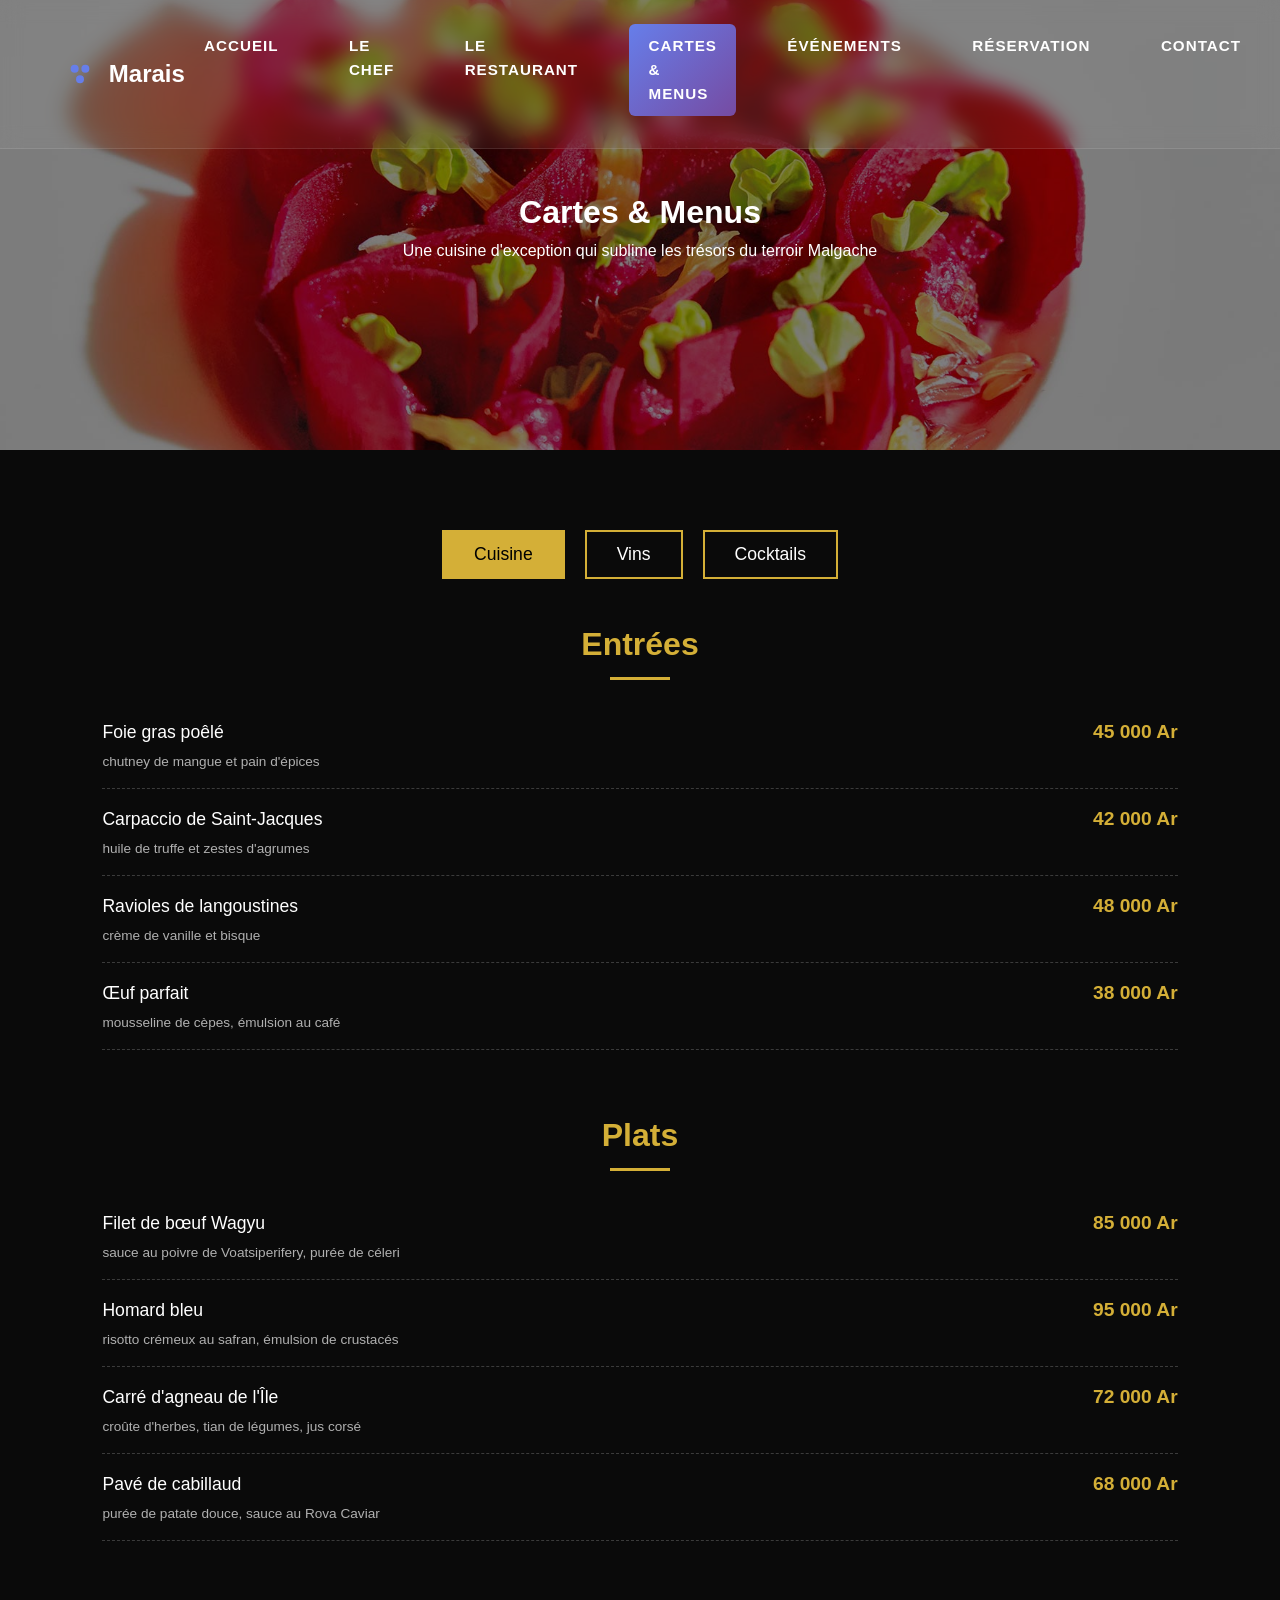
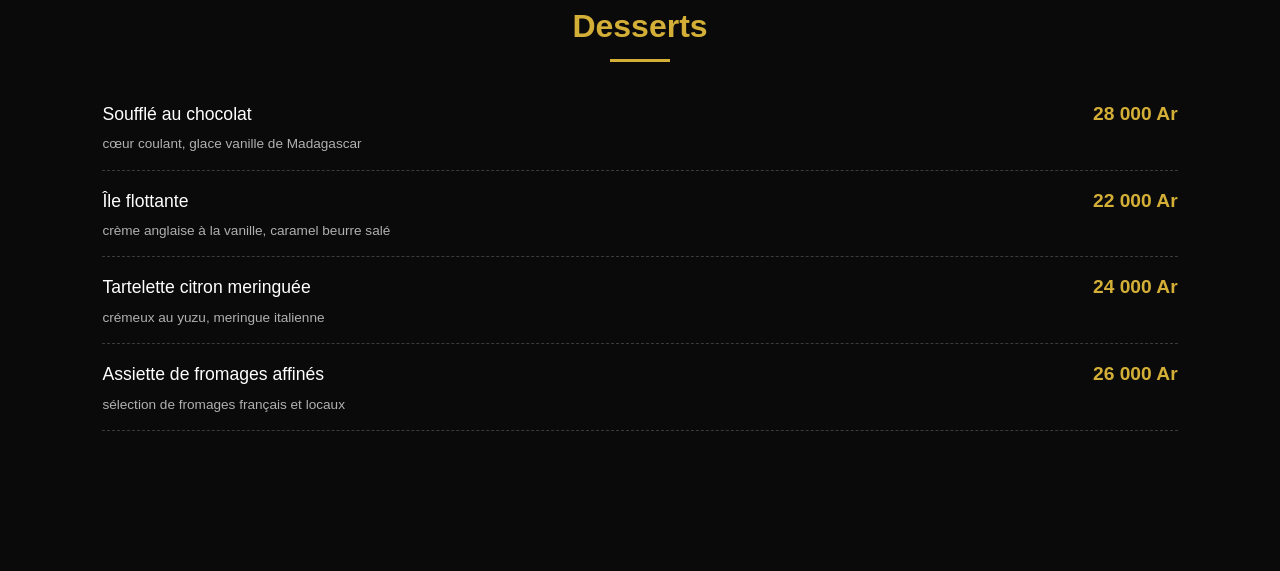
<file: page/menus.html>
<!DOCTYPE html>
<html lang="fr">
<head>
    <meta charset="UTF-8">
    <meta name="viewport" content="width=device-width, initial-scale=1.0">
    <title>Cartes & Menus | Marais Restaurant</title>
    <meta name="description" content="Découvrez nos créations culinaires, notre cave prestigieuse et nos cocktails signatures.">
    <link rel="stylesheet" href="../style/css/menus.css">
    <link rel="icon" type="image/x-icon" href="../style/ico/favicon.ico">
    <link rel="icon" type="image/png" sizes="32x32" href="../style/ico/favicon-32x32.png">
    <link rel="icon" type="image/png" sizes="16x16" href="../style/ico/favicon-16x16.png">
    <link rel="apple-touch-icon" href="../style/ico/apple-touch-icon.png">
    <link rel="manifest" href="../style/ico/site.webmanifest">
</head>
<body>
    <nav class="navbar">
        <div class="nav-container">
            <div class="logo">
                <svg class="logo-icon" viewBox="0 0 24 24" fill="none">
                    <circle cx="8" cy="8" r="3" fill="currentColor"/>
                    <circle cx="16" cy="8" r="3" fill="currentColor"/>
                    <circle cx="12" cy="16" r="3" fill="currentColor"/>
                </svg>
                <span>Marais</span>
            </div>
            <ul class="nav-menu">
                <li><a href="index.html" class="nav-link">ACCUEIL</a></li>
                <li><a href="chef.html" class="nav-link">LE CHEF</a></li>
                <li><a href="restaurant.html" class="nav-link">LE RESTAURANT</a></li>
                <li><a href="menus.html" class="nav-link active">CARTES & MENUS</a></li>
                <li><a href="evenements.html" class="nav-link">ÉVÉNEMENTS</a></li>
                <li><a href="reservation.html" class="nav-link">RÉSERVATION</a></li>
                <li><a href="contact.html" class="nav-link">CONTACT</a></li>
            </ul>
            <button class="menu-toggle">
                <span></span>
                <span></span>
                <span></span>
            </button>
        </div>
    </nav>

    <div class="menus-page">
        <div class="hero-menus" style="background-image: url('../img/cuisine1.jpg');">
            <div class="hero-content">
                <h1>Cartes & Menus</h1>
                <p>Une cuisine d'exception qui sublime les trésors du terroir Malgache</p>
            </div>
        </div>

        <div class="menu-tabs">
            <div class="tabs-nav">
                <button class="tab-btn active" data-tab="cuisine">Cuisine</button>
                <button class="tab-btn" data-tab="vins">Vins</button>
                <button class="tab-btn" data-tab="cocktails">Cocktails</button>
            </div>

            <div id="cuisine" class="tab-content active">
                <div class="menu-section">
                    <h2>Entrées</h2>
                    <div class="menu-item">
                        <div class="item-name">
                            Foie gras poêlé
                            <span class="item-description">chutney de mangue et pain d'épices</span>
                        </div>
                        <div class="item-price">45 000 Ar</div>
                    </div>
                    <div class="menu-item">
                        <div class="item-name">
                            Carpaccio de Saint-Jacques
                            <span class="item-description">huile de truffe et zestes d'agrumes</span>
                        </div>
                        <div class="item-price">42 000 Ar</div>
                    </div>
                    <div class="menu-item">
                        <div class="item-name">
                            Ravioles de langoustines
                            <span class="item-description">crème de vanille et bisque</span>
                        </div>
                        <div class="item-price">48 000 Ar</div>
                    </div>
                    <div class="menu-item">
                        <div class="item-name">
                            Œuf parfait
                            <span class="item-description">mousseline de cèpes, émulsion au café</span>
                        </div>
                        <div class="item-price">38 000 Ar</div>
                    </div>
                </div>

                <div class="menu-section">
                    <h2>Plats</h2>
                    <div class="menu-item">
                        <div class="item-name">
                            Filet de bœuf Wagyu
                            <span class="item-description">sauce au poivre de Voatsiperifery, purée de céleri</span>
                        </div>
                        <div class="item-price">85 000 Ar</div>
                    </div>
                    <div class="menu-item">
                        <div class="item-name">
                            Homard bleu
                            <span class="item-description">risotto crémeux au safran, émulsion de crustacés</span>
                        </div>
                        <div class="item-price">95 000 Ar</div>
                    </div>
                    <div class="menu-item">
                        <div class="item-name">
                            Carré d'agneau de l'Île
                            <span class="item-description">croûte d'herbes, tian de légumes, jus corsé</span>
                        </div>
                        <div class="item-price">72 000 Ar</div>
                    </div>
                    <div class="menu-item">
                        <div class="item-name">
                            Pavé de cabillaud
                            <span class="item-description">purée de patate douce, sauce au Rova Caviar</span>
                        </div>
                        <div class="item-price">68 000 Ar</div>
                    </div>
                </div>

                <div class="menu-section">
                    <h2>Desserts</h2>
                    <div class="menu-item">
                        <div class="item-name">
                            Soufflé au chocolat
                            <span class="item-description">cœur coulant, glace vanille de Madagascar</span>
                        </div>
                        <div class="item-price">28 000 Ar</div>
                    </div>
                    <div class="menu-item">
                        <div class="item-name">
                            Île flottante
                            <span class="item-description">crème anglaise à la vanille, caramel beurre salé</span>
                        </div>
                        <div class="item-price">22 000 Ar</div>
                    </div>
                    <div class="menu-item">
                        <div class="item-name">
                            Tartelette citron meringuée
                            <span class="item-description">crémeux au yuzu, meringue italienne</span>
                        </div>
                        <div class="item-price">24 000 Ar</div>
                    </div>
                    <div class="menu-item">
                        <div class="item-name">
                            Assiette de fromages affinés
                            <span class="item-description">sélection de fromages français et locaux</span>
                        </div>
                        <div class="item-price">26 000 Ar</div>
                    </div>
                </div>
            </div>

            <div id="vins" class="tab-content">
                <div class="wine-list">
                    <div class="wine-category">
                        <h3>Bordeaux</h3>
                        <div class="wine-item">
                            <div class="wine-name">Château Haut Rian 2020<br><span class="wine-origin">Bordeaux Supérieur</span></div>
                            <div class="wine-price">210 000 Ar</div>
                        </div>
                        <div class="wine-item">
                            <div class="wine-name">Château Camp de la Hire 2018<br><span class="wine-origin">Castillon - Côte de Bordeaux</span></div>
                            <div class="wine-price">270 000 Ar</div>
                        </div>
                        <div class="wine-item">
                            <div class="wine-name">Château Magnan-Figeac 2018<br><span class="wine-origin">Saint-Émilion Grand Cru</span></div>
                            <div class="wine-price">690 000 Ar</div>
                        </div>
                    </div>
                    <div class="wine-category">
                        <h3>Bourgogne & Vallée du Rhône</h3>
                        <div class="wine-item">
                            <div class="wine-name">Bourgogne Pinot Noir 2022<br><span class="wine-origin">Nuiton-Beaunoy</span></div>
                            <div class="wine-price">480 000 Ar</div>
                        </div>
                        <div class="wine-item">
                            <div class="wine-name">Côtes du Rhône 2021<br><span class="wine-origin">Parallèle 45 - Domaine Paul Jaboulet Aîné</span></div>
                            <div class="wine-price">300 000 Ar</div>
                        </div>
                        <div class="wine-item">
                            <div class="wine-name">Châteauneuf-du-Pape 2020<br><span class="wine-origin">Domaine Etienne Guigal</span></div>
                            <div class="wine-price">660 000 Ar</div>
                        </div>
                    </div>
                    <div class="wine-category">
                        <h3>Vins Blancs</h3>
                        <div class="wine-item">
                            <div class="wine-name">Pouilly Fumé "Les Moulins à Vent" 2020<br><span class="wine-origin">Pouilly sur Loire</span></div>
                            <div class="wine-price">450 000 Ar</div>
                        </div>
                        <div class="wine-item">
                            <div class="wine-name">Sancerre 2022<br><span class="wine-origin">Les Champs les Clos</span></div>
                            <div class="wine-price">570 000 Ar</div>
                        </div>
                        <div class="wine-item">
                            <div class="wine-name">Chablis 2020<br><span class="wine-origin">Domaine Jean Marc Brocard</span></div>
                            <div class="wine-price">540 000 Ar</div>
                        </div>
                    </div>
                </div>
            </div>

            <div id="cocktails" class="tab-content">
                <div class="cocktail-list">
                    <div class="cocktail-category">
                        <h3>Cocktails sans alcool</h3>
                        <div class="wine-item">
                            <div class="wine-name">Béryl<br><span class="wine-origin">Schweppes – Sirop de thym frais – Citron vert – Glace pilée – Gelée de framboise</span></div>
                            <div class="wine-price">27 000 Ar</div>
                        </div>
                        <div class="wine-item">
                            <div class="wine-name">Aniah<br><span class="wine-origin">Jus de passion – Sirop de fèves de Tonka – Quartier d'orange – Menthe fraiche</span></div>
                            <div class="wine-price">27 000 Ar</div>
                        </div>
                        <div class="wine-item">
                            <div class="wine-name">Jade<br><span class="wine-origin">Coulis de concombre – Sirop de gingembre – Citron vert – Feuille de basilic</span></div>
                            <div class="wine-price">27 000 Ar</div>
                        </div>
                    </div>
                    <div class="cocktail-category">
                        <h3>Cocktails avec alcool</h3>
                        <div class="wine-item">
                            <div class="wine-name">Topaze<br><span class="wine-origin">Whisky – Sirop combava baies roses – Citron vert – Gelée citron</span></div>
                            <div class="wine-price">42 000 Ar</div>
                        </div>
                        <div class="wine-item">
                            <div class="wine-name">Achilles<br><span class="wine-origin">Vodka – Gelée aux agrumes – Caramel citron – Brin de romarin</span></div>
                            <div class="wine-price">33 000 Ar</div>
                        </div>
                        <div class="wine-item">
                            <div class="wine-name">Masay 222<br><span class="wine-origin">Cognac – Sirop de gingembre – Liqueur café – Fumée de palissandre</span></div>
                            <div class="wine-price">66 000 Ar</div>
                        </div>
                    </div>
                </div>
            </div>
        </div>
    </div>

    <script src="../style/js/main.js"></script>
</body>
</html>
</file>
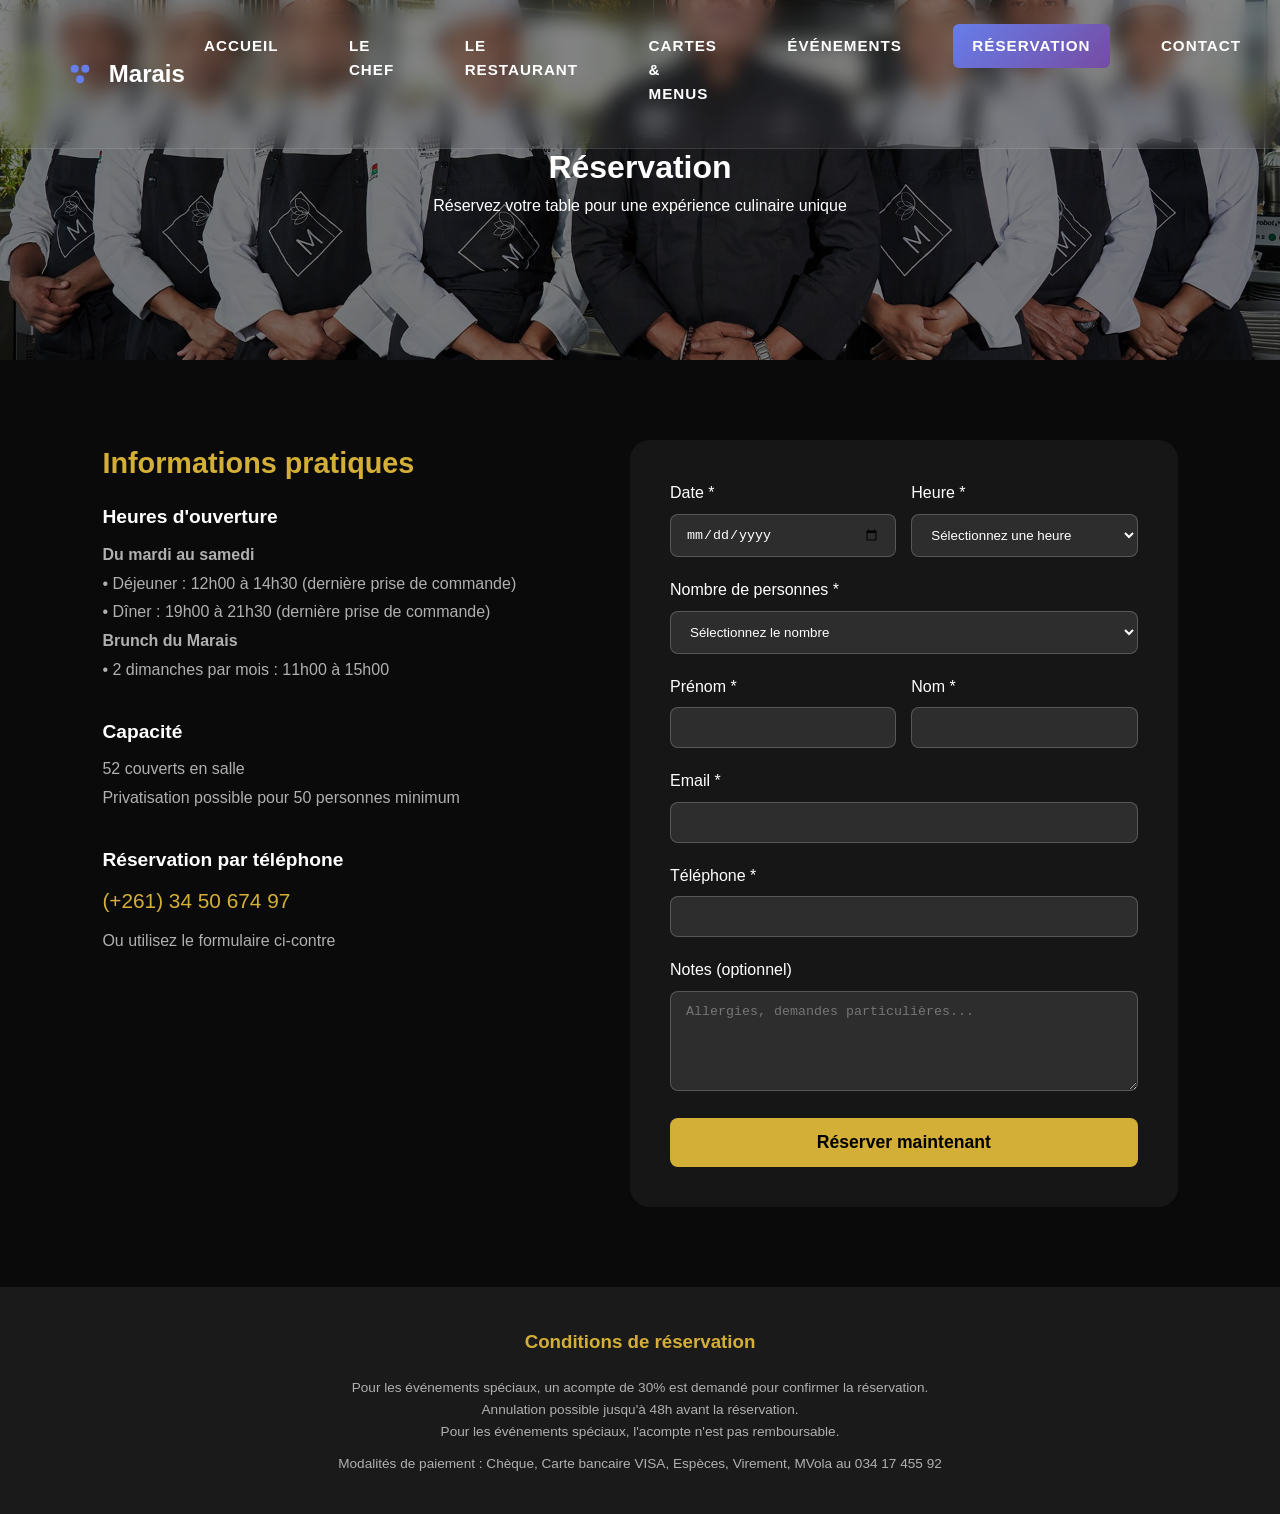
<file: page/reservation.html>
<!DOCTYPE html>
<html lang="fr">
<head>
    <meta charset="UTF-8">
    <meta name="viewport" content="width=device-width, initial-scale=1.0">
    <title>Réservation | Marais Restaurant</title>
    <meta name="description" content="Réservez votre table au Marais Restaurant. Découvrez nos horaires, conditions de réservation et modalités de paiement.">
    <link rel="stylesheet" href="../style/css/reservation.css">
    <link rel="icon" type="image/x-icon" href="../style/ico/favicon.ico">
    <link rel="icon" type="image/png" sizes="32x32" href="../style/ico/favicon-32x32.png">
    <link rel="icon" type="image/png" sizes="16x16" href="../style/ico/favicon-16x16.png">
    <link rel="apple-touch-icon" href="../style/ico/apple-touch-icon.png">
    <link rel="manifest" href="../style/ico/site.webmanifest">
</head>
<body>
    <nav class="navbar">
        <div class="nav-container">
            <div class="logo">
                <svg class="logo-icon" viewBox="0 0 24 24" fill="none">
                    <circle cx="8" cy="8" r="3" fill="currentColor"/>
                    <circle cx="16" cy="8" r="3" fill="currentColor"/>
                    <circle cx="12" cy="16" r="3" fill="currentColor"/>
                </svg>
                <span>Marais</span>
            </div>
            <ul class="nav-menu">
                <li><a href="index.html" class="nav-link">ACCUEIL</a></li>
                <li><a href="chef.html" class="nav-link">LE CHEF</a></li>
                <li><a href="restaurant.html" class="nav-link">LE RESTAURANT</a></li>
                <li><a href="menus.html" class="nav-link">CARTES & MENUS</a></li>
                <li><a href="evenements.html" class="nav-link">ÉVÉNEMENTS</a></li>
                <li><a href="reservation.html" class="nav-link active">RÉSERVATION</a></li>
                <li><a href="contact.html" class="nav-link">CONTACT</a></li>
            </ul>
            <button class="menu-toggle">
                <span></span>
                <span></span>
                <span></span>
            </button>
        </div>
    </nav>

    <div class="reservation-page">
        <div class="hero-reservation" style="background-image: url('../img/team.jpg');">
            <div class="hero-content">
                <h1>Réservation</h1>
                <p>Réservez votre table pour une expérience culinaire unique</p>
            </div>
        </div>

        <div class="reservation-container">
            <div class="reservation-info">
                <h2>Informations pratiques</h2>
                
                <div class="info-hours">
                    <h3>Heures d'ouverture</h3>
                    <p><strong>Du mardi au samedi</strong></p>
                    <p>• Déjeuner : 12h00 à 14h30 (dernière prise de commande)</p>
                    <p>• Dîner : 19h00 à 21h30 (dernière prise de commande)</p>
                    <p><strong>Brunch du Marais</strong></p>
                    <p>• 2 dimanches par mois : 11h00 à 15h00</p>
                </div>

                <div class="info-capacity">
                    <h3>Capacité</h3>
                    <p>52 couverts en salle</p>
                    <p>Privatisation possible pour 50 personnes minimum</p>
                </div>

                <div class="info-contact">
                    <h3>Réservation par téléphone</h3>
                    <a href="tel:+261345067497" class="contact-phone">(+261) 34 50 674 97</a>
                    <p style="margin-top: 10px;">Ou utilisez le formulaire ci-contre</p>
                </div>
            </div>

            <form class="reservation-form" id="reservationForm">
                <div class="form-row">
                    <div class="form-group">
                        <label for="date">Date *</label>
                        <input type="date" id="date" name="date" required>
                    </div>
                    <div class="form-group">
                        <label for="time">Heure *</label>
                        <select id="time" name="time" required>
                            <option value="">Sélectionnez une heure</option>
                            <option value="12:00">12:00</option>
                            <option value="12:30">12:30</option>
                            <option value="13:00">13:00</option>
                            <option value="13:30">13:30</option>
                            <option value="19:00">19:00</option>
                            <option value="19:30">19:30</option>
                            <option value="20:00">20:00</option>
                            <option value="20:30">20:30</option>
                            <option value="21:00">21:00</option>
                        </select>
                    </div>
                </div>

                <div class="form-group">
                    <label for="guests">Nombre de personnes *</label>
                    <select id="guests" name="guests" required>
                        <option value="">Sélectionnez le nombre</option>
                        <option value="1">1 personne</option>
                        <option value="2">2 personnes</option>
                        <option value="3">3 personnes</option>
                        <option value="4">4 personnes</option>
                        <option value="5">5 personnes</option>
                        <option value="6">6 personnes</option>
                        <option value="7">7 personnes</option>
                        <option value="8">8 personnes</option>
                        <option value="9">9 personnes</option>
                        <option value="10">10 personnes</option>
                    </select>
                </div>

                <div class="form-row">
                    <div class="form-group">
                        <label for="firstname">Prénom *</label>
                        <input type="text" id="firstname" name="firstname" required>
                    </div>
                    <div class="form-group">
                        <label for="lastname">Nom *</label>
                        <input type="text" id="lastname" name="lastname" required>
                    </div>
                </div>

                <div class="form-group">
                    <label for="email">Email *</label>
                    <input type="email" id="email" name="email" required>
                </div>

                <div class="form-group">
                    <label for="phone">Téléphone *</label>
                    <input type="tel" id="phone" name="phone" required>
                </div>

                <div class="form-group">
                    <label for="notes">Notes (optionnel)</label>
                    <textarea id="notes" name="notes" placeholder="Allergies, demandes particulières..."></textarea>
                </div>

                <button type="submit" class="submit-btn">Réserver maintenant</button>
            </form>
        </div>

        <div class="conditions">
            <h3>Conditions de réservation</h3>
            <div class="conditions-text">
                <p>Pour les événements spéciaux, un acompte de 30% est demandé pour confirmer la réservation.<br>
                Annulation possible jusqu'à 48h avant la réservation.<br>
                Pour les événements spéciaux, l'acompte n'est pas remboursable.</p>
                <p style="margin-top: 10px;">Modalités de paiement : Chèque, Carte bancaire VISA, Espèces, Virement, MVola au 034 17 455 92</p>
            </div>
        </div>
    </div>

    <script src="../style/js/main.js"></script>
</body>
</html>
</file>
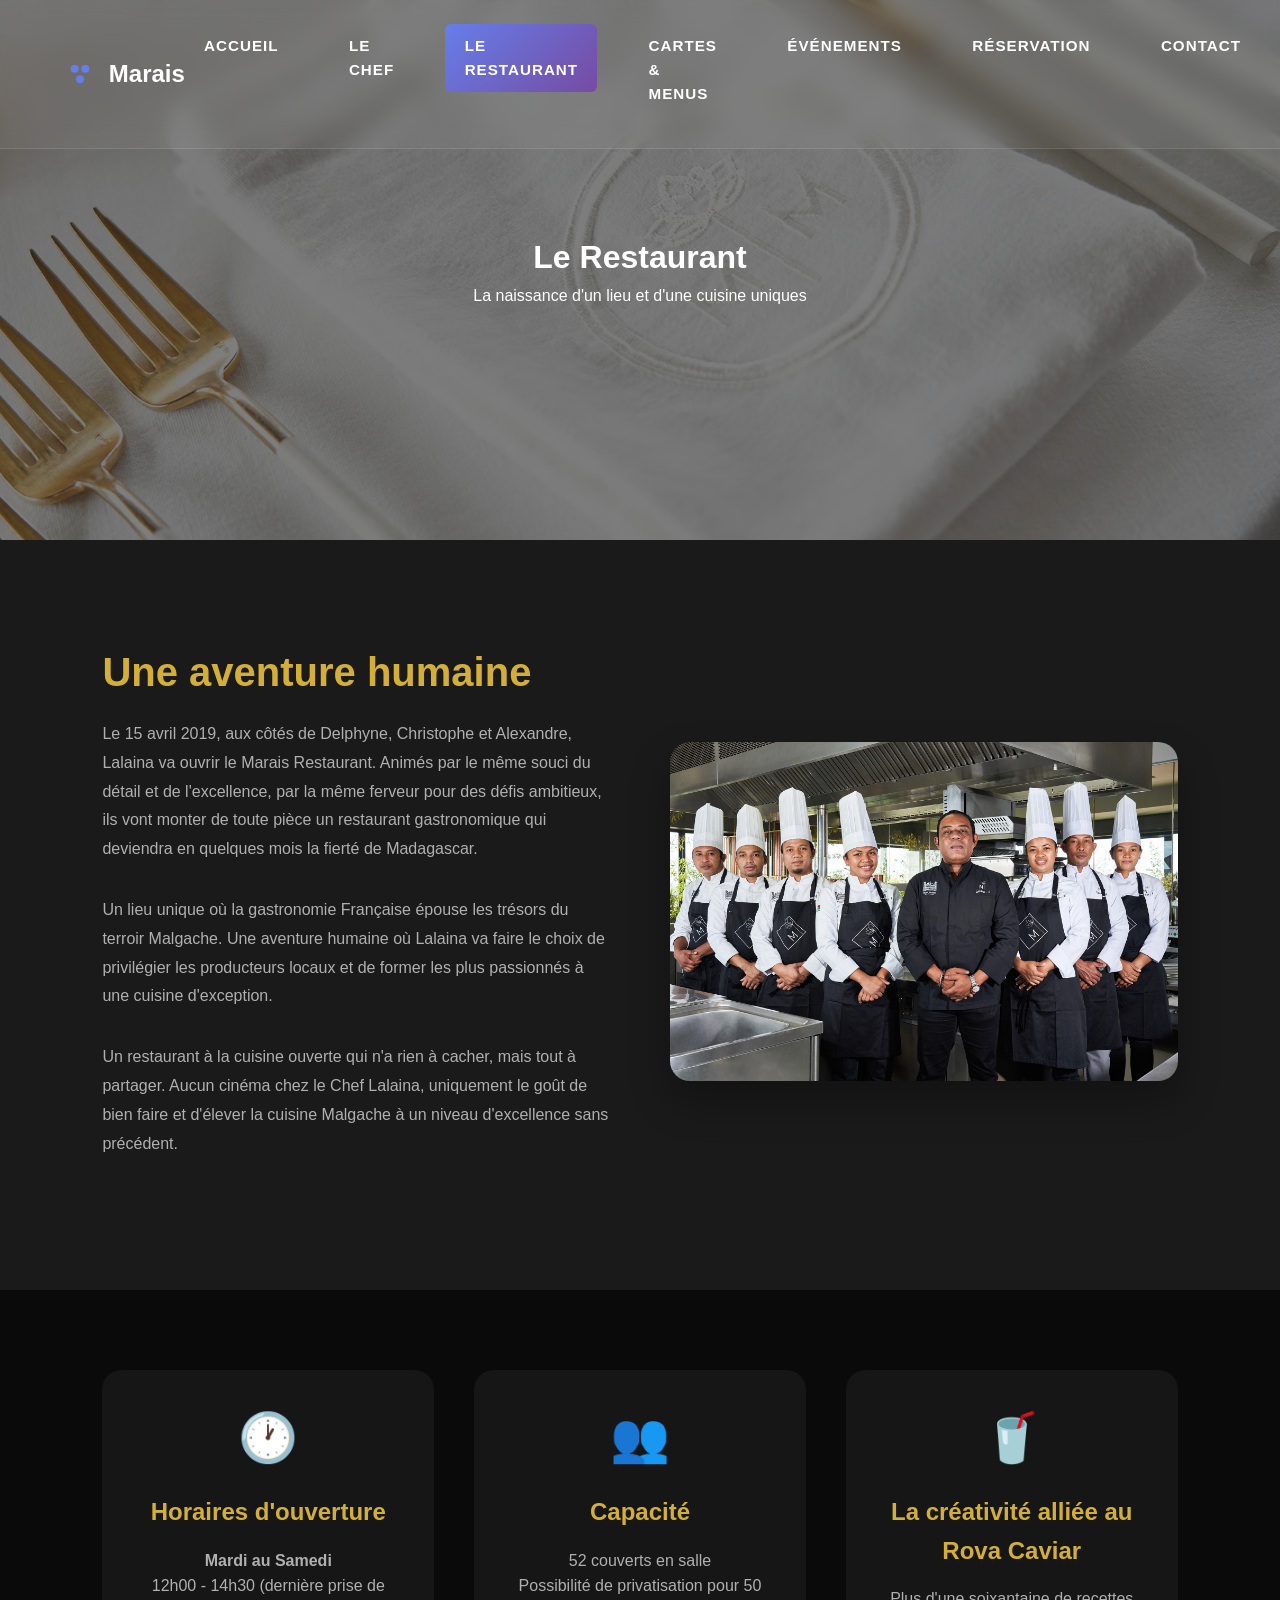
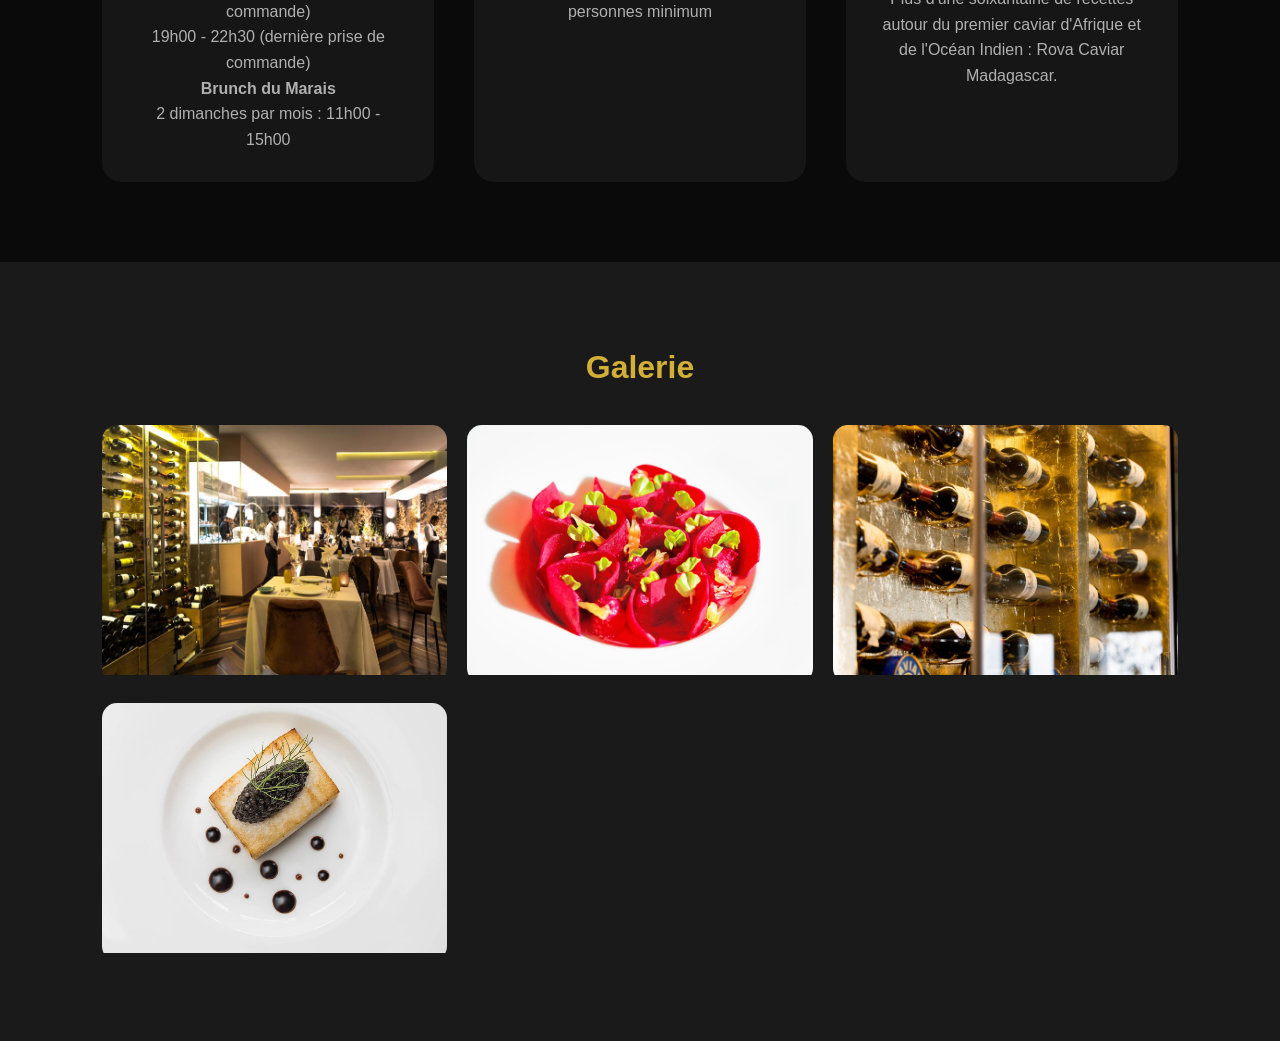
<file: page/restaurant.html>
<!DOCTYPE html>
<html lang="fr">
<head>
    <meta charset="UTF-8">
    <meta name="viewport" content="width=device-width, initial-scale=1.0">
    <title>Le Restaurant | Marais Restaurant</title>
    <meta name="description" content="Un lieu unique où la gastronomie Française épouse les trésors du terroir Malgache. Un restaurant à la cuisine ouverte qui n'a rien à cacher mais tout à partager.">
    <link rel="stylesheet" href="../style/css/restaurant.css">
    <link rel="icon" type="image/x-icon" href="../style/ico/favicon.ico">
    <link rel="icon" type="image/png" sizes="32x32" href="../style/ico/favicon-32x32.png">
    <link rel="icon" type="image/png" sizes="16x16" href="../style/ico/favicon-16x16.png">
    <link rel="apple-touch-icon" href="../style/ico/apple-touch-icon.png">
    <link rel="manifest" href="../style/ico/site.webmanifest">
</head>
<body>
    <nav class="navbar">
        <div class="nav-container">
            <div class="logo">
                <svg class="logo-icon" viewBox="0 0 24 24" fill="none">
                    <circle cx="8" cy="8" r="3" fill="currentColor"/>
                    <circle cx="16" cy="8" r="3" fill="currentColor"/>
                    <circle cx="12" cy="16" r="3" fill="currentColor"/>
                </svg>
                <span>Marais</span>
            </div>
            <ul class="nav-menu">
                <li><a href="index.html" class="nav-link">ACCUEIL</a></li>
                <li><a href="chef.html" class="nav-link">LE CHEF</a></li>
                <li><a href="restaurant.html" class="nav-link active">LE RESTAURANT</a></li>
                <li><a href="menus.html" class="nav-link">CARTES & MENUS</a></li>
                <li><a href="evenements.html" class="nav-link">ÉVÉNEMENTS</a></li>
                <li><a href="reservation.html" class="nav-link">RÉSERVATION</a></li>
                <li><a href="contact.html" class="nav-link">CONTACT</a></li>
            </ul>
            <button class="menu-toggle">
                <span></span>
                <span></span>
                <span></span>
            </button>
        </div>
    </nav>

    <div class="restaurant-page">
        <div class="hero-restaurant" style="background-image: url('../img/rest.jpg');">
            <div class="hero-content">
                <h1>Le Restaurant</h1>
                <p>La naissance d'un lieu et d'une cuisine uniques</p>
            </div>
        </div>

        <div class="restaurant-story">
            <div class="story-content">
                <h2>Une aventure humaine</h2>
                <p class="story-text">
                    Le 15 avril 2019, aux côtés de Delphyne, Christophe et Alexandre, Lalaina va ouvrir le Marais Restaurant. 
                    Animés par le même souci du détail et de l'excellence, par la même ferveur pour des défis ambitieux, 
                    ils vont monter de toute pièce un restaurant gastronomique qui deviendra en quelques mois la fierté de Madagascar.
                </p>
                <p class="story-text">
                    Un lieu unique où la gastronomie Française épouse les trésors du terroir Malgache. Une aventure humaine où Lalaina 
                    va faire le choix de privilégier les producteurs locaux et de former les plus passionnés à une cuisine d'exception.
                </p>
                <p class="story-text">
                    Un restaurant à la cuisine ouverte qui n'a rien à cacher, mais tout à partager. Aucun cinéma chez le Chef Lalaina, 
                    uniquement le goût de bien faire et d'élever la cuisine Malgache à un niveau d'excellence sans précédent.
                </p>
            </div>
            <div class="story-image">
                <img src="../img/team.jpg" alt="Équipe du Marais Restaurant">
            </div>
        </div>

        <div class="restaurant-info">
            <div class="info-card">
                <div class="info-icon">🕐</div>
                <h3>Horaires d'ouverture</h3>
                <p><strong>Mardi au Samedi</strong><br>12h00 - 14h30 (dernière prise de commande)<br>19h00 - 22h30 (dernière prise de commande)</p>
                <p><strong>Brunch du Marais</strong><br>2 dimanches par mois : 11h00 - 15h00</p>
            </div>
            <div class="info-card">
                <div class="info-icon">👥</div>
                <h3>Capacité</h3>
                <p>52 couverts en salle<br>Possibilité de privatisation pour 50 personnes minimum</p>
            </div>
            <div class="info-card">
                <div class="info-icon">🥤</div>
                <h3>La créativité alliée au Rova Caviar</h3>
                <p>Plus d'une soixantaine de recettes autour du premier caviar d'Afrique et de l'Océan Indien : Rova Caviar Madagascar.</p>
            </div>
        </div>

        <div class="restaurant-gallery">
            <h2>Galerie</h2>
            <div class="gallery-grid">
                <div class="gallery-item">
                    <img src="../img/resto1.jpg" alt="Salle du restaurant">
                </div>
                <div class="gallery-item">
                    <img src="../img/cuisine1.jpg" alt="Cuisine ouverte">
                </div>
                <div class="gallery-item">
                    <img src="../img/slider3.jpg" alt="Ambiance">
                </div>
                <div class="gallery-item">
                    <img src="../img/creativite.jpg" alt="Plat signature">
                </div>
            </div>
        </div>
    </div>

    <script src="../style/js/main.js"></script>
</body>
</html>
</file>
<file: style/css/index.css>
* {
  margin: 0;
  padding: 0;
  box-sizing: border-box;
}

html {
  scroll-behavior: smooth;
}

body {
  font-family: "Segoe UI", Tahoma, Geneva, Verdana, sans-serif;
  font-size: 16px;
  color: #ffffff;
  background: #0a0a0a;
  overflow-x: hidden;
  line-height: 1.6;
}

@keyframes fadeInUp {
  from {
    opacity: 0;
    transform: translateY(30px);
  }
  to {
    opacity: 1;
    transform: translateY(0);
  }
}
@keyframes slideRight {
  from {
    width: 0;
  }
  to {
    width: 80px;
  }
}
.cta-button {
  display: inline-block;
  padding: 1rem 2.5rem;
  font-size: 1rem;
  font-weight: 600;
  color: #ffffff;
  background: linear-gradient(135deg, #667eea 0%, #764ba2 100%);
  border: none;
  border-radius: 50px;
  cursor: pointer;
  transition: all 0.3s ease;
  box-shadow: 0 10px 30px rgba(102, 126, 234, 0.3);
  text-decoration: none;
}
.cta-button:hover {
  transform: translateY(-3px);
  box-shadow: 0 15px 40px rgba(102, 126, 234, 0.4);
}
.cta-button:active {
  transform: translateY(-1px);
}

.navbar {
  position: fixed;
  top: 0;
  left: 0;
  right: 0;
  z-index: 1000;
  padding: 1.5rem 5%;
  background: rgba(255, 255, 255, 0.05);
  backdrop-filter: blur(10px);
  border-bottom: 1px solid rgba(255, 255, 255, 0.1);
  transition: all 0.3s ease;
}
.navbar.scrolled {
  padding: 1rem 5%;
  background: rgba(0, 0, 0, 0.95);
}
.navbar .nav-container {
  display: flex;
  justify-content: space-between;
  align-items: center;
  max-width: 1400px;
  margin: 0 auto;
}

.logo {
  display: flex;
  justify-content: center;
  align-items: center;
  gap: 0.8rem;
  font-size: 1.5rem;
  font-weight: 600;
  color: #ffffff;
}
.logo .logo-icon {
  width: 32px;
  height: 32px;
  color: #667eea;
}

.nav-menu {
  display: flex;
  list-style: none;
  gap: 2rem;
}
@media (max-width: 1024px) {
  .nav-menu {
    position: fixed;
    top: 80px;
    left: -100%;
    flex-direction: column;
    background: rgba(10, 10, 10, 0.98);
    width: 100%;
    padding: 2rem;
    transition: left 0.3s ease;
  }
  .nav-menu.active {
    left: 0;
  }
}

.nav-link {
  position: relative;
  display: inline-block;
  color: #ffffff;
  text-decoration: none;
  font-weight: 600;
  font-size: 0.95rem;
  letter-spacing: 1px;
  padding: 0.6rem 1.2rem;
  overflow: hidden;
  transition: color 0.3s ease;
}
.nav-link::before {
  content: "";
  position: absolute;
  bottom: 0;
  left: 0;
  width: 100%;
  height: 0;
  background: linear-gradient(135deg, #667eea 0%, #764ba2 100%);
  transition: height 0.3s ease ease;
  z-index: -1;
  border-radius: 6px;
}
.nav-link:hover::before, .nav-link.active::before {
  height: 100%;
}
.nav-link:hover, .nav-link.active {
  color: #ffffff;
}

.menu-toggle {
  display: none;
  flex-direction: column;
  gap: 5px;
  background: none;
  border: none;
  cursor: pointer;
}
@media (max-width: 1024px) {
  .menu-toggle {
    display: flex;
  }
}
.menu-toggle span {
  width: 25px;
  height: 3px;
  background: #ffffff;
  transition: 0.3s ease;
}
.menu-toggle.active span:nth-child(1) {
  transform: rotate(45deg) translate(5px, 5px);
}
.menu-toggle.active span:nth-child(2) {
  opacity: 0;
}
.menu-toggle.active span:nth-child(3) {
  transform: rotate(-45deg) translate(7px, -6px);
}

.hero {
  min-height: 100vh;
  display: flex;
  justify-content: center;
  align-items: center;
  padding: 0 5%;
  position: relative;
}

.hero-content {
  max-width: 900px;
  text-align: center;
  animation: fadeInUp 1s ease;
}
.hero-content .accent-bar {
  width: 80px;
  height: 4px;
  background: linear-gradient(135deg, #667eea 0%, #764ba2 100%);
  margin: 0 auto 2rem;
  animation: slideRight 0.8s ease;
}

.hero-title {
  font-size: clamp(2.5rem, 8vw, 4rem);
  font-weight: 700;
  margin-bottom: 1.5rem;
  line-height: 1.2;
  letter-spacing: -1px;
}

.hero-subtitle {
  font-size: clamp(1rem, 2vw, 1.1rem);
  color: #b0b0b0;
  margin-bottom: 2.5rem;
  line-height: 1.8;
  max-width: 700px;
  margin-left: auto;
  margin-right: auto;
}

.background-slider {
  position: fixed;
  top: 0;
  left: 0;
  width: 100%;
  height: 100%;
  z-index: -1;
}
.background-slider .bg-image {
  position: absolute;
  top: 0;
  left: 0;
  width: 100%;
  height: 100%;
  -o-object-fit: cover;
     object-fit: cover;
  opacity: 0;
  transition: opacity 1.5s ease-in-out;
  filter: brightness(0.3);
}
.background-slider .bg-image.active {
  opacity: 1;
}
.background-slider::after {
  content: "";
  position: absolute;
  top: 0;
  left: 0;
  width: 100%;
  height: 100%;
  background: linear-gradient(135deg, rgba(0, 0, 0, 0.7) 0%, rgba(0, 0, 0, 0.5) 100%);
}

.section {
  padding: 100px 8%;
  min-height: 100vh;
  display: flex;
  align-items: center;
  justify-content: space-between;
  gap: 60px;
  background: rgba(0, 0, 0, 0.6);
  backdrop-filter: blur(2px);
}
.section.reverse {
  flex-direction: row-reverse;
}
@media (max-width: 1024px) {
  .section {
    flex-direction: column;
    padding: 80px 5%;
    text-align: center;
  }
  .section.reverse {
    flex-direction: column;
  }
}

.section-content {
  flex: 1;
  max-width: 600px;
}
@media (max-width: 1024px) {
  .section-content {
    max-width: 100%;
  }
}

.section-image {
  flex: 1;
  height: 500px;
  background-size: cover;
  background-position: center;
  border-radius: 20px;
  box-shadow: 0 20px 40px rgba(0, 0, 0, 0.3);
}
@media (max-width: 1024px) {
  .section-image {
    width: 100%;
    height: 300px;
  }
}

.section-title {
  font-size: clamp(2rem, 5vw, 3rem);
  font-weight: 600;
  margin-bottom: 1rem;
  background: linear-gradient(135deg, #fff 0%, #d4af37 100%);
  -webkit-background-clip: text;
  background-clip: text;
  color: transparent;
}

.section-subtitle {
  font-size: 1.5rem;
  font-weight: 400;
  margin-bottom: 1.5rem;
  color: #d4af37;
}

.section-text {
  line-height: 1.8;
  margin-bottom: 2rem;
  color: rgba(255, 255, 255, 0.9);
}

.btn-outline {
  background: transparent;
  border: 2px solid #d4af37;
  box-shadow: none;
}
.btn-outline:hover {
  background: #d4af37;
  color: #000;
  transform: translateY(-3px);
}

.menu-categories {
  display: flex;
  gap: 20px;
  margin: 30px 0;
  flex-wrap: wrap;
}
@media (max-width: 768px) {
  .menu-categories {
    justify-content: center;
  }
}

.menu-card {
  flex: 1;
  min-width: 150px;
  padding: 20px;
  background: rgba(255, 255, 255, 0.1);
  border-radius: 12px;
  text-align: center;
  transition: transform 0.3s ease;
}
.menu-card:hover {
  transform: translateY(-5px);
  background: rgba(255, 255, 255, 0.2);
}
.menu-card h4 {
  font-size: 1.2rem;
  margin-bottom: 10px;
  color: #d4af37;
}
.menu-card p {
  font-size: 0.85rem;
  line-height: 1.4;
  color: rgba(255, 255, 255, 0.8);
}

.contact-info {
  margin: 30px 0;
}
.contact-info p {
  margin-bottom: 15px;
  line-height: 1.6;
}
.contact-info p strong {
  color: #d4af37;
}

.social-links {
  display: flex;
  gap: 20px;
  margin-top: 30px;
  flex-wrap: wrap;
}
.social-links .social-link {
  color: #ffffff;
  text-decoration: none;
  padding: 10px 20px;
  background: rgba(255, 255, 255, 0.1);
  border-radius: 30px;
  transition: all 0.3s ease;
}
.social-links .social-link:hover {
  background: #d4af37;
  color: #000;
  transform: translateY(-2px);
}/*# sourceMappingURL=index.css.map */
</file>
<file: style/css/chef.css>
* {
  margin: 0;
  padding: 0;
  box-sizing: border-box;
}

html {
  scroll-behavior: smooth;
}

body {
  font-family: "Segoe UI", Tahoma, Geneva, Verdana, sans-serif;
  font-size: 16px;
  color: #ffffff;
  background: #0a0a0a;
  overflow-x: hidden;
  line-height: 1.6;
}

@keyframes fadeInUp {
  from {
    opacity: 0;
    transform: translateY(30px);
  }
  to {
    opacity: 1;
    transform: translateY(0);
  }
}
@keyframes slideRight {
  from {
    width: 0;
  }
  to {
    width: 80px;
  }
}
.cta-button {
  display: inline-block;
  padding: 1rem 2.5rem;
  font-size: 1rem;
  font-weight: 600;
  color: #ffffff;
  background: linear-gradient(135deg, #667eea 0%, #764ba2 100%);
  border: none;
  border-radius: 50px;
  cursor: pointer;
  transition: all 0.3s ease;
  box-shadow: 0 10px 30px rgba(102, 126, 234, 0.3);
  text-decoration: none;
}
.cta-button:hover {
  transform: translateY(-3px);
  box-shadow: 0 15px 40px rgba(102, 126, 234, 0.4);
}
.cta-button:active {
  transform: translateY(-1px);
}

.navbar {
  position: fixed;
  top: 0;
  left: 0;
  right: 0;
  z-index: 1000;
  padding: 1.5rem 5%;
  background: rgba(255, 255, 255, 0.05);
  backdrop-filter: blur(10px);
  border-bottom: 1px solid rgba(255, 255, 255, 0.1);
  transition: all 0.3s ease;
}
.navbar.scrolled {
  padding: 1rem 5%;
  background: rgba(0, 0, 0, 0.95);
}
.navbar .nav-container {
  display: flex;
  justify-content: space-between;
  align-items: center;
  max-width: 1400px;
  margin: 0 auto;
}

.logo {
  display: flex;
  justify-content: center;
  align-items: center;
  gap: 0.8rem;
  font-size: 1.5rem;
  font-weight: 600;
  color: #ffffff;
}
.logo .logo-icon {
  width: 32px;
  height: 32px;
  color: #667eea;
}

.nav-menu {
  display: flex;
  list-style: none;
  gap: 2rem;
}
@media (max-width: 1024px) {
  .nav-menu {
    position: fixed;
    top: 80px;
    left: -100%;
    flex-direction: column;
    background: rgba(10, 10, 10, 0.98);
    width: 100%;
    padding: 2rem;
    transition: left 0.3s ease;
  }
  .nav-menu.active {
    left: 0;
  }
}

.nav-link {
  position: relative;
  display: inline-block;
  color: #ffffff;
  text-decoration: none;
  font-weight: 600;
  font-size: 0.95rem;
  letter-spacing: 1px;
  padding: 0.6rem 1.2rem;
  overflow: hidden;
  transition: color 0.3s ease;
}
.nav-link::before {
  content: "";
  position: absolute;
  bottom: 0;
  left: 0;
  width: 100%;
  height: 0;
  background: linear-gradient(135deg, #667eea 0%, #764ba2 100%);
  transition: height 0.3s ease ease;
  z-index: -1;
  border-radius: 6px;
}
.nav-link:hover::before, .nav-link.active::before {
  height: 100%;
}
.nav-link:hover, .nav-link.active {
  color: #ffffff;
}

.menu-toggle {
  display: none;
  flex-direction: column;
  gap: 5px;
  background: none;
  border: none;
  cursor: pointer;
}
@media (max-width: 1024px) {
  .menu-toggle {
    display: flex;
  }
}
.menu-toggle span {
  width: 25px;
  height: 3px;
  background: #ffffff;
  transition: 0.3s ease;
}
.menu-toggle.active span:nth-child(1) {
  transform: rotate(45deg) translate(5px, 5px);
}
.menu-toggle.active span:nth-child(2) {
  opacity: 0;
}
.menu-toggle.active span:nth-child(3) {
  transform: rotate(-45deg) translate(7px, -6px);
}

.chef-page .hero-chef {
  min-height: 60vh;
  background-size: cover;
  background-position: center;
  position: relative;
  display: flex;
  justify-content: center;
  align-items: center;
}
.chef-page .hero-chef::before {
  content: "";
  position: absolute;
  top: 0;
  left: 0;
  width: 100%;
  height: 100%;
  background: rgba(0, 0, 0, 0.5);
}
.chef-page .hero-chef .hero-content {
  position: relative;
  z-index: 1;
  text-align: center;
  color: #ffffff;
}
.chef-page .hero-chef .hero-content h1 {
  font-size: clamp(2.5rem, 6vw, 4rem);
  margin-bottom: 1rem;
}
.chef-page .hero-chef .hero-content p {
  font-size: 1.2rem;
  max-width: 700px;
  margin: 0 auto;
}
.chef-page .chef-bio {
  display: flex;
  align-items: center;
  gap: 60px;
  padding: 100px 8%;
  background: #1a1a1a;
}
@media (max-width: 1024px) {
  .chef-page .chef-bio {
    flex-direction: column;
    padding: 60px 5%;
  }
}
.chef-page .chef-bio .bio-content {
  flex: 1;
}
.chef-page .chef-bio .bio-content h2 {
  font-size: 2.5rem;
  margin-bottom: 1rem;
  color: #d4af37;
}
.chef-page .chef-bio .bio-content .bio-text {
  line-height: 1.8;
  color: #b0b0b0;
  margin-bottom: 2rem;
}
.chef-page .chef-bio .bio-content .awards {
  margin-top: 2rem;
}
.chef-page .chef-bio .bio-content .awards h3 {
  font-size: 1.3rem;
  margin-bottom: 1rem;
  color: #d4af37;
}
.chef-page .chef-bio .bio-content .awards .award-list {
  display: flex;
  flex-wrap: wrap;
  gap: 15px;
}
.chef-page .chef-bio .bio-content .awards .award-list .award-item {
  background: rgba(255, 255, 255, 0.1);
  padding: 8px 16px;
  border-radius: 30px;
  font-size: 0.9rem;
}
.chef-page .chef-bio .bio-image {
  flex: 1;
}
.chef-page .chef-bio .bio-image img {
  width: 100%;
  border-radius: 20px;
  box-shadow: 0 20px 40px rgba(0, 0, 0, 0.3);
}
.chef-page .chef-philosophy {
  padding: 80px 8%;
  background: #0a0a0a;
  text-align: center;
}
.chef-page .chef-philosophy h2 {
  font-size: 2rem;
  color: #d4af37;
  margin-bottom: 2rem;
}
.chef-page .chef-philosophy .philosophy-text {
  max-width: 800px;
  margin: 0 auto;
  line-height: 1.8;
  color: #b0b0b0;
}
.chef-page .chef-philosophy .signature {
  margin-top: 2rem;
  font-style: italic;
  font-size: 1.2rem;
}
.chef-page .chef-gallery {
  padding: 80px 8%;
  background: #1a1a1a;
}
.chef-page .chef-gallery h2 {
  text-align: center;
  font-size: 2rem;
  color: #d4af37;
  margin-bottom: 2rem;
}
.chef-page .chef-gallery .gallery-grid {
  display: grid;
  grid-template-columns: repeat(auto-fit, minmax(300px, 1fr));
  gap: 20px;
}
.chef-page .chef-gallery .gallery-grid .gallery-item {
  overflow: hidden;
  border-radius: 15px;
}
.chef-page .chef-gallery .gallery-grid .gallery-item img {
  width: 100%;
  height: 300px;
  -o-object-fit: cover;
     object-fit: cover;
  transition: transform 0.5s ease;
}
.chef-page .chef-gallery .gallery-grid .gallery-item img:hover {
  transform: scale(1.05);
}/*# sourceMappingURL=chef.css.map */
</file>
<file: style/css/contact.css>
* {
  margin: 0;
  padding: 0;
  box-sizing: border-box;
}

html {
  scroll-behavior: smooth;
}

body {
  font-family: "Segoe UI", Tahoma, Geneva, Verdana, sans-serif;
  font-size: 16px;
  color: #ffffff;
  background: #0a0a0a;
  overflow-x: hidden;
  line-height: 1.6;
}

@keyframes fadeInUp {
  from {
    opacity: 0;
    transform: translateY(30px);
  }
  to {
    opacity: 1;
    transform: translateY(0);
  }
}
@keyframes slideRight {
  from {
    width: 0;
  }
  to {
    width: 80px;
  }
}
.cta-button {
  display: inline-block;
  padding: 1rem 2.5rem;
  font-size: 1rem;
  font-weight: 600;
  color: #ffffff;
  background: linear-gradient(135deg, #667eea 0%, #764ba2 100%);
  border: none;
  border-radius: 50px;
  cursor: pointer;
  transition: all 0.3s ease;
  box-shadow: 0 10px 30px rgba(102, 126, 234, 0.3);
  text-decoration: none;
}
.cta-button:hover {
  transform: translateY(-3px);
  box-shadow: 0 15px 40px rgba(102, 126, 234, 0.4);
}
.cta-button:active {
  transform: translateY(-1px);
}

.navbar {
  position: fixed;
  top: 0;
  left: 0;
  right: 0;
  z-index: 1000;
  padding: 1.5rem 5%;
  background: rgba(255, 255, 255, 0.05);
  backdrop-filter: blur(10px);
  border-bottom: 1px solid rgba(255, 255, 255, 0.1);
  transition: all 0.3s ease;
}
.navbar.scrolled {
  padding: 1rem 5%;
  background: rgba(0, 0, 0, 0.95);
}
.navbar .nav-container {
  display: flex;
  justify-content: space-between;
  align-items: center;
  max-width: 1400px;
  margin: 0 auto;
}

.logo {
  display: flex;
  justify-content: center;
  align-items: center;
  gap: 0.8rem;
  font-size: 1.5rem;
  font-weight: 600;
  color: #ffffff;
}
.logo .logo-icon {
  width: 32px;
  height: 32px;
  color: #667eea;
}

.nav-menu {
  display: flex;
  list-style: none;
  gap: 2rem;
}
@media (max-width: 1024px) {
  .nav-menu {
    position: fixed;
    top: 80px;
    left: -100%;
    flex-direction: column;
    background: rgba(10, 10, 10, 0.98);
    width: 100%;
    padding: 2rem;
    transition: left 0.3s ease;
  }
  .nav-menu.active {
    left: 0;
  }
}

.nav-link {
  position: relative;
  display: inline-block;
  color: #ffffff;
  text-decoration: none;
  font-weight: 600;
  font-size: 0.95rem;
  letter-spacing: 1px;
  padding: 0.6rem 1.2rem;
  overflow: hidden;
  transition: color 0.3s ease;
}
.nav-link::before {
  content: "";
  position: absolute;
  bottom: 0;
  left: 0;
  width: 100%;
  height: 0;
  background: linear-gradient(135deg, #667eea 0%, #764ba2 100%);
  transition: height 0.3s ease ease;
  z-index: -1;
  border-radius: 6px;
}
.nav-link:hover::before, .nav-link.active::before {
  height: 100%;
}
.nav-link:hover, .nav-link.active {
  color: #ffffff;
}

.menu-toggle {
  display: none;
  flex-direction: column;
  gap: 5px;
  background: none;
  border: none;
  cursor: pointer;
}
@media (max-width: 1024px) {
  .menu-toggle {
    display: flex;
  }
}
.menu-toggle span {
  width: 25px;
  height: 3px;
  background: #ffffff;
  transition: 0.3s ease;
}
.menu-toggle.active span:nth-child(1) {
  transform: rotate(45deg) translate(5px, 5px);
}
.menu-toggle.active span:nth-child(2) {
  opacity: 0;
}
.menu-toggle.active span:nth-child(3) {
  transform: rotate(-45deg) translate(7px, -6px);
}

.contact-page .hero-contact {
  min-height: 40vh;
  background-size: cover;
  background-position: center;
  position: relative;
  display: flex;
  justify-content: center;
  align-items: center;
}
.contact-page .hero-contact::before {
  content: "";
  position: absolute;
  top: 0;
  left: 0;
  width: 100%;
  height: 100%;
  background: rgba(0, 0, 0, 0.5);
}
.contact-page .hero-contact .hero-content {
  position: relative;
  z-index: 1;
  text-align: center;
  color: #ffffff;
}
.contact-page .contact-container {
  display: flex;
  padding: 80px 8%;
  background: #0a0a0a;
  gap: 60px;
}
@media (max-width: 1024px) {
  .contact-page .contact-container {
    flex-direction: column;
    padding: 60px 5%;
  }
}
.contact-page .contact-info {
  flex: 1;
}
.contact-page .contact-info h2 {
  font-size: 1.8rem;
  color: #d4af37;
  margin-bottom: 1rem;
}
.contact-page .contact-info .info-card {
  margin-bottom: 2rem;
}
.contact-page .contact-info .info-card h3 {
  font-size: 1.2rem;
  color: #ffffff;
  margin-bottom: 0.5rem;
}
.contact-page .contact-info .info-card h3 i {
  margin-right: 10px;
  color: #d4af37;
}
.contact-page .contact-info .info-card p, .contact-page .contact-info .info-card a {
  color: #b0b0b0;
  text-decoration: none;
  line-height: 1.6;
  display: block;
}
.contact-page .contact-info .info-card a:hover {
  color: #d4af37;
}
.contact-page .contact-info .social-links {
  margin-top: 2rem;
}
.contact-page .contact-info .social-links h3 {
  font-size: 1.2rem;
  color: #ffffff;
  margin-bottom: 1rem;
}
.contact-page .contact-info .social-links .social-icons {
  display: flex;
  gap: 15px;
}
.contact-page .contact-info .social-links .social-icons a {
  width: 45px;
  height: 45px;
  background: rgba(255, 255, 255, 0.1);
  border-radius: 50%;
  display: flex;
  justify-content: center;
  align-items: center;
  transition: all 0.3s ease;
}
.contact-page .contact-info .social-links .social-icons a i {
  font-size: 1.3rem;
  color: #ffffff;
}
.contact-page .contact-info .social-links .social-icons a:hover {
  background: #d4af37;
}
.contact-page .contact-info .social-links .social-icons a:hover i {
  color: #000;
}
.contact-page .contact-form {
  flex: 1;
  background: rgba(255, 255, 255, 0.05);
  padding: 40px;
  border-radius: 20px;
}
@media (max-width: 768px) {
  .contact-page .contact-form {
    padding: 25px;
  }
}
.contact-page .contact-form .form-group {
  margin-bottom: 20px;
}
.contact-page .contact-form .form-group label {
  display: block;
  margin-bottom: 8px;
  color: #ffffff;
}
.contact-page .contact-form .form-group input, .contact-page .contact-form .form-group textarea {
  width: 100%;
  padding: 12px 15px;
  background: rgba(255, 255, 255, 0.1);
  border: 1px solid rgba(255, 255, 255, 0.2);
  color: #ffffff;
  border-radius: 8px;
}
.contact-page .contact-form .form-group input:focus, .contact-page .contact-form .form-group textarea:focus {
  outline: none;
  border-color: #d4af37;
}
.contact-page .contact-form .form-group textarea {
  resize: vertical;
  min-height: 120px;
}
.contact-page .contact-form .form-row {
  display: grid;
  grid-template-columns: 1fr 1fr;
  gap: 15px;
}
@media (max-width: 768px) {
  .contact-page .contact-form .form-row {
    grid-template-columns: 1fr;
  }
}
.contact-page .contact-form .submit-btn {
  width: 100%;
  padding: 14px;
  background: #d4af37;
  border: none;
  color: #000;
  font-size: 1.1rem;
  font-weight: 600;
  cursor: pointer;
  border-radius: 8px;
  transition: all 0.3s ease;
}
.contact-page .contact-form .submit-btn:hover {
  background: rgb(177.7777777778, 144.8888888889, 38.2222222222);
  transform: translateY(-2px);
}
.contact-page .map-container {
  height: 400px;
  background: #1a1a1a;
}
.contact-page .map-container iframe {
  width: 100%;
  height: 100%;
  border: none;
}/*# sourceMappingURL=contact.css.map */
</file>
<file: style/css/evenements.css>
* {
  margin: 0;
  padding: 0;
  box-sizing: border-box;
}

html {
  scroll-behavior: smooth;
}

body {
  font-family: "Segoe UI", Tahoma, Geneva, Verdana, sans-serif;
  font-size: 16px;
  color: #ffffff;
  background: #0a0a0a;
  overflow-x: hidden;
  line-height: 1.6;
}

@keyframes fadeInUp {
  from {
    opacity: 0;
    transform: translateY(30px);
  }
  to {
    opacity: 1;
    transform: translateY(0);
  }
}
@keyframes slideRight {
  from {
    width: 0;
  }
  to {
    width: 80px;
  }
}
.cta-button {
  display: inline-block;
  padding: 1rem 2.5rem;
  font-size: 1rem;
  font-weight: 600;
  color: #ffffff;
  background: linear-gradient(135deg, #667eea 0%, #764ba2 100%);
  border: none;
  border-radius: 50px;
  cursor: pointer;
  transition: all 0.3s ease;
  box-shadow: 0 10px 30px rgba(102, 126, 234, 0.3);
  text-decoration: none;
}
.cta-button:hover {
  transform: translateY(-3px);
  box-shadow: 0 15px 40px rgba(102, 126, 234, 0.4);
}
.cta-button:active {
  transform: translateY(-1px);
}

.navbar {
  position: fixed;
  top: 0;
  left: 0;
  right: 0;
  z-index: 1000;
  padding: 1.5rem 5%;
  background: rgba(255, 255, 255, 0.05);
  backdrop-filter: blur(10px);
  border-bottom: 1px solid rgba(255, 255, 255, 0.1);
  transition: all 0.3s ease;
}
.navbar.scrolled {
  padding: 1rem 5%;
  background: rgba(0, 0, 0, 0.95);
}
.navbar .nav-container {
  display: flex;
  justify-content: space-between;
  align-items: center;
  max-width: 1400px;
  margin: 0 auto;
}

.logo {
  display: flex;
  justify-content: center;
  align-items: center;
  gap: 0.8rem;
  font-size: 1.5rem;
  font-weight: 600;
  color: #ffffff;
}
.logo .logo-icon {
  width: 32px;
  height: 32px;
  color: #667eea;
}

.nav-menu {
  display: flex;
  list-style: none;
  gap: 2rem;
}
@media (max-width: 1024px) {
  .nav-menu {
    position: fixed;
    top: 80px;
    left: -100%;
    flex-direction: column;
    background: rgba(10, 10, 10, 0.98);
    width: 100%;
    padding: 2rem;
    transition: left 0.3s ease;
  }
  .nav-menu.active {
    left: 0;
  }
}

.nav-link {
  position: relative;
  display: inline-block;
  color: #ffffff;
  text-decoration: none;
  font-weight: 600;
  font-size: 0.95rem;
  letter-spacing: 1px;
  padding: 0.6rem 1.2rem;
  overflow: hidden;
  transition: color 0.3s ease;
}
.nav-link::before {
  content: "";
  position: absolute;
  bottom: 0;
  left: 0;
  width: 100%;
  height: 0;
  background: linear-gradient(135deg, #667eea 0%, #764ba2 100%);
  transition: height 0.3s ease ease;
  z-index: -1;
  border-radius: 6px;
}
.nav-link:hover::before, .nav-link.active::before {
  height: 100%;
}
.nav-link:hover, .nav-link.active {
  color: #ffffff;
}

.menu-toggle {
  display: none;
  flex-direction: column;
  gap: 5px;
  background: none;
  border: none;
  cursor: pointer;
}
@media (max-width: 1024px) {
  .menu-toggle {
    display: flex;
  }
}
.menu-toggle span {
  width: 25px;
  height: 3px;
  background: #ffffff;
  transition: 0.3s ease;
}
.menu-toggle.active span:nth-child(1) {
  transform: rotate(45deg) translate(5px, 5px);
}
.menu-toggle.active span:nth-child(2) {
  opacity: 0;
}
.menu-toggle.active span:nth-child(3) {
  transform: rotate(-45deg) translate(7px, -6px);
}

.evenements-page .hero-evenements {
  min-height: 50vh;
  background-size: cover;
  background-position: center;
  position: relative;
  display: flex;
  justify-content: center;
  align-items: center;
}
.evenements-page .hero-evenements::before {
  content: "";
  position: absolute;
  top: 0;
  left: 0;
  width: 100%;
  height: 100%;
  background: rgba(0, 0, 0, 0.5);
}
.evenements-page .hero-evenements .hero-content {
  position: relative;
  z-index: 1;
  text-align: center;
  color: #ffffff;
}
.evenements-page .events-grid {
  padding: 80px 8%;
  background: #0a0a0a;
  display: grid;
  grid-template-columns: repeat(auto-fit, minmax(380px, 1fr));
  gap: 40px;
}
@media (max-width: 1024px) {
  .evenements-page .events-grid {
    grid-template-columns: 1fr;
    padding: 60px 5%;
  }
}
.evenements-page .event-card {
  background: rgba(255, 255, 255, 0.05);
  border-radius: 20px;
  overflow: hidden;
  transition: transform 0.3s ease;
}
.evenements-page .event-card:hover {
  transform: translateY(-10px);
}
.evenements-page .event-card .event-image {
  height: 250px;
  background-size: cover;
  background-position: center;
  position: relative;
}
.evenements-page .event-card .event-image .event-date {
  position: absolute;
  bottom: 15px;
  left: 15px;
  background: rgba(0, 0, 0, 0.7);
  padding: 8px 15px;
  border-radius: 30px;
  font-size: 0.9rem;
}
.evenements-page .event-card .event-image .event-date i {
  margin-right: 5px;
  color: #d4af37;
}
.evenements-page .event-card .event-content {
  padding: 25px;
}
.evenements-page .event-card .event-content h3 {
  font-size: 1.3rem;
  color: #d4af37;
  margin-bottom: 10px;
}
.evenements-page .event-card .event-content .event-subtitle {
  font-size: 0.9rem;
  color: #b0b0b0;
  margin-bottom: 15px;
}
.evenements-page .event-card .event-content p {
  color: #b0b0b0;
  line-height: 1.6;
  margin-bottom: 20px;
}
.evenements-page .event-card .event-content .event-btn {
  display: inline-block;
  padding: 10px 25px;
  border: 1px solid #d4af37;
  color: #ffffff;
  text-decoration: none;
  transition: all 0.3s ease;
}
.evenements-page .event-card .event-content .event-btn:hover {
  background: #d4af37;
  color: #000;
}
.evenements-page .past-events {
  padding: 60px 8%;
  background: #1a1a1a;
}
.evenements-page .past-events h2 {
  text-align: center;
  font-size: 2rem;
  color: #d4af37;
  margin-bottom: 40px;
}
.evenements-page .past-events .past-events-grid {
  display: grid;
  grid-template-columns: repeat(auto-fit, minmax(300px, 1fr));
  gap: 30px;
  opacity: 0.7;
}
.evenements-page .past-events .past-event-card {
  background: rgba(255, 255, 255, 0.03);
  border-radius: 15px;
  overflow: hidden;
}
.evenements-page .past-events .past-event-card .past-event-image {
  height: 180px;
  background-size: cover;
  background-position: center;
}
.evenements-page .past-events .past-event-card .past-event-content {
  padding: 20px;
}
.evenements-page .past-events .past-event-card .past-event-content h4 {
  font-size: 1.1rem;
  margin-bottom: 5px;
}
.evenements-page .past-events .past-event-card .past-event-content .past-event-date {
  font-size: 0.8rem;
  color: #d4af37;
  margin-bottom: 10px;
}
.evenements-page .past-events .past-event-card .past-event-content p {
  font-size: 0.85rem;
  color: #b0b0b0;
}/*# sourceMappingURL=evenements.css.map */
</file>
<file: style/css/menus.css>
* {
  margin: 0;
  padding: 0;
  box-sizing: border-box;
}

html {
  scroll-behavior: smooth;
}

body {
  font-family: "Segoe UI", Tahoma, Geneva, Verdana, sans-serif;
  font-size: 16px;
  color: #ffffff;
  background: #0a0a0a;
  overflow-x: hidden;
  line-height: 1.6;
}

@keyframes fadeInUp {
  from {
    opacity: 0;
    transform: translateY(30px);
  }
  to {
    opacity: 1;
    transform: translateY(0);
  }
}
@keyframes slideRight {
  from {
    width: 0;
  }
  to {
    width: 80px;
  }
}
.cta-button {
  display: inline-block;
  padding: 1rem 2.5rem;
  font-size: 1rem;
  font-weight: 600;
  color: #ffffff;
  background: linear-gradient(135deg, #667eea 0%, #764ba2 100%);
  border: none;
  border-radius: 50px;
  cursor: pointer;
  transition: all 0.3s ease;
  box-shadow: 0 10px 30px rgba(102, 126, 234, 0.3);
  text-decoration: none;
}
.cta-button:hover {
  transform: translateY(-3px);
  box-shadow: 0 15px 40px rgba(102, 126, 234, 0.4);
}
.cta-button:active {
  transform: translateY(-1px);
}

.navbar {
  position: fixed;
  top: 0;
  left: 0;
  right: 0;
  z-index: 1000;
  padding: 1.5rem 5%;
  background: rgba(255, 255, 255, 0.05);
  backdrop-filter: blur(10px);
  border-bottom: 1px solid rgba(255, 255, 255, 0.1);
  transition: all 0.3s ease;
}
.navbar.scrolled {
  padding: 1rem 5%;
  background: rgba(0, 0, 0, 0.95);
}
.navbar .nav-container {
  display: flex;
  justify-content: space-between;
  align-items: center;
  max-width: 1400px;
  margin: 0 auto;
}

.logo {
  display: flex;
  justify-content: center;
  align-items: center;
  gap: 0.8rem;
  font-size: 1.5rem;
  font-weight: 600;
  color: #ffffff;
}
.logo .logo-icon {
  width: 32px;
  height: 32px;
  color: #667eea;
}

.nav-menu {
  display: flex;
  list-style: none;
  gap: 2rem;
}
@media (max-width: 1024px) {
  .nav-menu {
    position: fixed;
    top: 80px;
    left: -100%;
    flex-direction: column;
    background: rgba(10, 10, 10, 0.98);
    width: 100%;
    padding: 2rem;
    transition: left 0.3s ease;
  }
  .nav-menu.active {
    left: 0;
  }
}

.nav-link {
  position: relative;
  display: inline-block;
  color: #ffffff;
  text-decoration: none;
  font-weight: 600;
  font-size: 0.95rem;
  letter-spacing: 1px;
  padding: 0.6rem 1.2rem;
  overflow: hidden;
  transition: color 0.3s ease;
}
.nav-link::before {
  content: "";
  position: absolute;
  bottom: 0;
  left: 0;
  width: 100%;
  height: 0;
  background: linear-gradient(135deg, #667eea 0%, #764ba2 100%);
  transition: height 0.3s ease ease;
  z-index: -1;
  border-radius: 6px;
}
.nav-link:hover::before, .nav-link.active::before {
  height: 100%;
}
.nav-link:hover, .nav-link.active {
  color: #ffffff;
}

.menu-toggle {
  display: none;
  flex-direction: column;
  gap: 5px;
  background: none;
  border: none;
  cursor: pointer;
}
@media (max-width: 1024px) {
  .menu-toggle {
    display: flex;
  }
}
.menu-toggle span {
  width: 25px;
  height: 3px;
  background: #ffffff;
  transition: 0.3s ease;
}
.menu-toggle.active span:nth-child(1) {
  transform: rotate(45deg) translate(5px, 5px);
}
.menu-toggle.active span:nth-child(2) {
  opacity: 0;
}
.menu-toggle.active span:nth-child(3) {
  transform: rotate(-45deg) translate(7px, -6px);
}

.menus-page .hero-menus {
  min-height: 50vh;
  background-size: cover;
  background-position: center;
  position: relative;
  display: flex;
  justify-content: center;
  align-items: center;
}
.menus-page .hero-menus::before {
  content: "";
  position: absolute;
  top: 0;
  left: 0;
  width: 100%;
  height: 100%;
  background: rgba(0, 0, 0, 0.5);
}
.menus-page .hero-menus .hero-content {
  position: relative;
  z-index: 1;
  text-align: center;
  color: #ffffff;
}
.menus-page .menu-tabs {
  padding: 80px 8%;
  background: #0a0a0a;
}
.menus-page .menu-tabs .tabs-nav {
  display: flex;
  justify-content: center;
  gap: 20px;
  margin-bottom: 40px;
  flex-wrap: wrap;
}
.menus-page .menu-tabs .tabs-nav .tab-btn {
  padding: 12px 30px;
  background: transparent;
  border: 2px solid #d4af37;
  color: #ffffff;
  font-size: 1.1rem;
  cursor: pointer;
  transition: all 0.3s ease;
}
.menus-page .menu-tabs .tabs-nav .tab-btn:hover, .menus-page .menu-tabs .tabs-nav .tab-btn.active {
  background: #d4af37;
  color: #000;
}
.menus-page .menu-tabs .tab-content {
  display: none;
}
.menus-page .menu-tabs .tab-content.active {
  display: block;
}
.menus-page .menu-section {
  margin-bottom: 60px;
}
.menus-page .menu-section h2 {
  font-size: 2rem;
  color: #d4af37;
  text-align: center;
  margin-bottom: 2rem;
  position: relative;
}
.menus-page .menu-section h2::after {
  content: "";
  position: absolute;
  bottom: -10px;
  left: 50%;
  transform: translateX(-50%);
  width: 60px;
  height: 3px;
  background: #d4af37;
}
.menus-page .menu-item {
  display: flex;
  justify-content: space-between;
  align-items: baseline;
  padding: 15px 0;
  border-bottom: 1px dashed rgba(255, 255, 255, 0.2);
}
.menus-page .menu-item .item-name {
  font-size: 1.1rem;
  color: #ffffff;
}
.menus-page .menu-item .item-name .item-description {
  font-size: 0.85rem;
  color: #b0b0b0;
  display: block;
  margin-top: 5px;
}
.menus-page .menu-item .item-price {
  font-size: 1.2rem;
  color: #d4af37;
  font-weight: 600;
}
.menus-page .wine-list, .menus-page .cocktail-list {
  display: grid;
  grid-template-columns: repeat(auto-fit, minmax(350px, 1fr));
  gap: 30px;
}
.menus-page .wine-list .wine-category, .menus-page .wine-list .cocktail-category, .menus-page .cocktail-list .wine-category, .menus-page .cocktail-list .cocktail-category {
  background: rgba(255, 255, 255, 0.05);
  border-radius: 15px;
  padding: 20px;
}
.menus-page .wine-list .wine-category h3, .menus-page .wine-list .cocktail-category h3, .menus-page .cocktail-list .wine-category h3, .menus-page .cocktail-list .cocktail-category h3 {
  color: #d4af37;
  margin-bottom: 20px;
  padding-bottom: 10px;
  border-bottom: 1px solid rgba(255, 255, 255, 0.2);
}
.menus-page .wine-item, .menus-page .cocktail-item {
  display: flex;
  justify-content: space-between;
  padding: 10px 0;
  border-bottom: 1px dashed rgba(255, 255, 255, 0.1);
}
.menus-page .wine-item .wine-name, .menus-page .cocktail-item .wine-name {
  font-size: 0.95rem;
}
.menus-page .wine-item .wine-name .wine-origin, .menus-page .cocktail-item .wine-name .wine-origin {
  font-size: 0.8rem;
  color: #b0b0b0;
  display: block;
}
.menus-page .wine-item .wine-price, .menus-page .cocktail-item .wine-price {
  color: #d4af37;
}/*# sourceMappingURL=menus.css.map */
</file>
<file: style/css/reservation.css>
* {
  margin: 0;
  padding: 0;
  box-sizing: border-box;
}

html {
  scroll-behavior: smooth;
}

body {
  font-family: "Segoe UI", Tahoma, Geneva, Verdana, sans-serif;
  font-size: 16px;
  color: #ffffff;
  background: #0a0a0a;
  overflow-x: hidden;
  line-height: 1.6;
}

@keyframes fadeInUp {
  from {
    opacity: 0;
    transform: translateY(30px);
  }
  to {
    opacity: 1;
    transform: translateY(0);
  }
}
@keyframes slideRight {
  from {
    width: 0;
  }
  to {
    width: 80px;
  }
}
.cta-button {
  display: inline-block;
  padding: 1rem 2.5rem;
  font-size: 1rem;
  font-weight: 600;
  color: #ffffff;
  background: linear-gradient(135deg, #667eea 0%, #764ba2 100%);
  border: none;
  border-radius: 50px;
  cursor: pointer;
  transition: all 0.3s ease;
  box-shadow: 0 10px 30px rgba(102, 126, 234, 0.3);
  text-decoration: none;
}
.cta-button:hover {
  transform: translateY(-3px);
  box-shadow: 0 15px 40px rgba(102, 126, 234, 0.4);
}
.cta-button:active {
  transform: translateY(-1px);
}

.navbar {
  position: fixed;
  top: 0;
  left: 0;
  right: 0;
  z-index: 1000;
  padding: 1.5rem 5%;
  background: rgba(255, 255, 255, 0.05);
  backdrop-filter: blur(10px);
  border-bottom: 1px solid rgba(255, 255, 255, 0.1);
  transition: all 0.3s ease;
}
.navbar.scrolled {
  padding: 1rem 5%;
  background: rgba(0, 0, 0, 0.95);
}
.navbar .nav-container {
  display: flex;
  justify-content: space-between;
  align-items: center;
  max-width: 1400px;
  margin: 0 auto;
}

.logo {
  display: flex;
  justify-content: center;
  align-items: center;
  gap: 0.8rem;
  font-size: 1.5rem;
  font-weight: 600;
  color: #ffffff;
}
.logo .logo-icon {
  width: 32px;
  height: 32px;
  color: #667eea;
}

.nav-menu {
  display: flex;
  list-style: none;
  gap: 2rem;
}
@media (max-width: 1024px) {
  .nav-menu {
    position: fixed;
    top: 80px;
    left: -100%;
    flex-direction: column;
    background: rgba(10, 10, 10, 0.98);
    width: 100%;
    padding: 2rem;
    transition: left 0.3s ease;
  }
  .nav-menu.active {
    left: 0;
  }
}

.nav-link {
  position: relative;
  display: inline-block;
  color: #ffffff;
  text-decoration: none;
  font-weight: 600;
  font-size: 0.95rem;
  letter-spacing: 1px;
  padding: 0.6rem 1.2rem;
  overflow: hidden;
  transition: color 0.3s ease;
}
.nav-link::before {
  content: "";
  position: absolute;
  bottom: 0;
  left: 0;
  width: 100%;
  height: 0;
  background: linear-gradient(135deg, #667eea 0%, #764ba2 100%);
  transition: height 0.3s ease ease;
  z-index: -1;
  border-radius: 6px;
}
.nav-link:hover::before, .nav-link.active::before {
  height: 100%;
}
.nav-link:hover, .nav-link.active {
  color: #ffffff;
}

.menu-toggle {
  display: none;
  flex-direction: column;
  gap: 5px;
  background: none;
  border: none;
  cursor: pointer;
}
@media (max-width: 1024px) {
  .menu-toggle {
    display: flex;
  }
}
.menu-toggle span {
  width: 25px;
  height: 3px;
  background: #ffffff;
  transition: 0.3s ease;
}
.menu-toggle.active span:nth-child(1) {
  transform: rotate(45deg) translate(5px, 5px);
}
.menu-toggle.active span:nth-child(2) {
  opacity: 0;
}
.menu-toggle.active span:nth-child(3) {
  transform: rotate(-45deg) translate(7px, -6px);
}

.reservation-page .hero-reservation {
  min-height: 40vh;
  background-size: cover;
  background-position: center;
  position: relative;
  display: flex;
  justify-content: center;
  align-items: center;
}
.reservation-page .hero-reservation::before {
  content: "";
  position: absolute;
  top: 0;
  left: 0;
  width: 100%;
  height: 100%;
  background: rgba(0, 0, 0, 0.5);
}
.reservation-page .hero-reservation .hero-content {
  position: relative;
  z-index: 1;
  text-align: center;
  color: #ffffff;
}
.reservation-page .reservation-container {
  display: flex;
  padding: 80px 8%;
  background: #0a0a0a;
  gap: 60px;
}
@media (max-width: 1024px) {
  .reservation-page .reservation-container {
    flex-direction: column;
    padding: 60px 5%;
  }
}
.reservation-page .reservation-info {
  flex: 1;
}
.reservation-page .reservation-info h2 {
  font-size: 1.8rem;
  color: #d4af37;
  margin-bottom: 1rem;
}
.reservation-page .reservation-info .info-hours, .reservation-page .reservation-info .info-capacity, .reservation-page .reservation-info .info-contact {
  margin-bottom: 2rem;
}
.reservation-page .reservation-info .info-hours h3, .reservation-page .reservation-info .info-capacity h3, .reservation-page .reservation-info .info-contact h3 {
  font-size: 1.2rem;
  color: #ffffff;
  margin-bottom: 0.5rem;
}
.reservation-page .reservation-info .info-hours p, .reservation-page .reservation-info .info-hours ul, .reservation-page .reservation-info .info-capacity p, .reservation-page .reservation-info .info-capacity ul, .reservation-page .reservation-info .info-contact p, .reservation-page .reservation-info .info-contact ul {
  color: #b0b0b0;
  line-height: 1.8;
}
.reservation-page .reservation-info .info-hours ul, .reservation-page .reservation-info .info-capacity ul, .reservation-page .reservation-info .info-contact ul {
  list-style: none;
  padding-left: 0;
}
.reservation-page .reservation-info .info-hours ul li, .reservation-page .reservation-info .info-capacity ul li, .reservation-page .reservation-info .info-contact ul li {
  margin-bottom: 0.5rem;
}
.reservation-page .reservation-info .info-contact .contact-phone {
  font-size: 1.3rem;
  color: #d4af37;
  text-decoration: none;
}
.reservation-page .reservation-form {
  flex: 1;
  background: rgba(255, 255, 255, 0.05);
  padding: 40px;
  border-radius: 20px;
}
@media (max-width: 768px) {
  .reservation-page .reservation-form {
    padding: 25px;
  }
}
.reservation-page .reservation-form .form-group {
  margin-bottom: 20px;
}
.reservation-page .reservation-form .form-group label {
  display: block;
  margin-bottom: 8px;
  color: #ffffff;
}
.reservation-page .reservation-form .form-group input, .reservation-page .reservation-form .form-group select, .reservation-page .reservation-form .form-group textarea {
  width: 100%;
  padding: 12px 15px;
  background: rgba(255, 255, 255, 0.1);
  border: 1px solid rgba(255, 255, 255, 0.2);
  color: #ffffff;
  border-radius: 8px;
}
.reservation-page .reservation-form .form-group input:focus, .reservation-page .reservation-form .form-group select:focus, .reservation-page .reservation-form .form-group textarea:focus {
  outline: none;
  border-color: #d4af37;
}
.reservation-page .reservation-form .form-group textarea {
  resize: vertical;
  min-height: 100px;
}
.reservation-page .reservation-form .form-row {
  display: grid;
  grid-template-columns: 1fr 1fr;
  gap: 15px;
}
@media (max-width: 768px) {
  .reservation-page .reservation-form .form-row {
    grid-template-columns: 1fr;
  }
}
.reservation-page .reservation-form .submit-btn {
  width: 100%;
  padding: 14px;
  background: #d4af37;
  border: none;
  color: #000;
  font-size: 1.1rem;
  font-weight: 600;
  cursor: pointer;
  border-radius: 8px;
  transition: all 0.3s ease;
}
.reservation-page .reservation-form .submit-btn:hover {
  background: rgb(177.7777777778, 144.8888888889, 38.2222222222);
  transform: translateY(-2px);
}
.reservation-page .conditions {
  padding: 40px 8%;
  background: #1a1a1a;
}
.reservation-page .conditions h3 {
  text-align: center;
  color: #d4af37;
  margin-bottom: 20px;
}
.reservation-page .conditions .conditions-text {
  max-width: 800px;
  margin: 0 auto;
  font-size: 0.85rem;
  color: #b0b0b0;
  line-height: 1.6;
  text-align: center;
}/*# sourceMappingURL=reservation.css.map */
</file>
<file: style/css/restaurant.css>
* {
  margin: 0;
  padding: 0;
  box-sizing: border-box;
}

html {
  scroll-behavior: smooth;
}

body {
  font-family: "Segoe UI", Tahoma, Geneva, Verdana, sans-serif;
  font-size: 16px;
  color: #ffffff;
  background: #0a0a0a;
  overflow-x: hidden;
  line-height: 1.6;
}

@keyframes fadeInUp {
  from {
    opacity: 0;
    transform: translateY(30px);
  }
  to {
    opacity: 1;
    transform: translateY(0);
  }
}
@keyframes slideRight {
  from {
    width: 0;
  }
  to {
    width: 80px;
  }
}
.cta-button {
  display: inline-block;
  padding: 1rem 2.5rem;
  font-size: 1rem;
  font-weight: 600;
  color: #ffffff;
  background: linear-gradient(135deg, #667eea 0%, #764ba2 100%);
  border: none;
  border-radius: 50px;
  cursor: pointer;
  transition: all 0.3s ease;
  box-shadow: 0 10px 30px rgba(102, 126, 234, 0.3);
  text-decoration: none;
}
.cta-button:hover {
  transform: translateY(-3px);
  box-shadow: 0 15px 40px rgba(102, 126, 234, 0.4);
}
.cta-button:active {
  transform: translateY(-1px);
}

.navbar {
  position: fixed;
  top: 0;
  left: 0;
  right: 0;
  z-index: 1000;
  padding: 1.5rem 5%;
  background: rgba(255, 255, 255, 0.05);
  backdrop-filter: blur(10px);
  border-bottom: 1px solid rgba(255, 255, 255, 0.1);
  transition: all 0.3s ease;
}
.navbar.scrolled {
  padding: 1rem 5%;
  background: rgba(0, 0, 0, 0.95);
}
.navbar .nav-container {
  display: flex;
  justify-content: space-between;
  align-items: center;
  max-width: 1400px;
  margin: 0 auto;
}

.logo {
  display: flex;
  justify-content: center;
  align-items: center;
  gap: 0.8rem;
  font-size: 1.5rem;
  font-weight: 600;
  color: #ffffff;
}
.logo .logo-icon {
  width: 32px;
  height: 32px;
  color: #667eea;
}

.nav-menu {
  display: flex;
  list-style: none;
  gap: 2rem;
}
@media (max-width: 1024px) {
  .nav-menu {
    position: fixed;
    top: 80px;
    left: -100%;
    flex-direction: column;
    background: rgba(10, 10, 10, 0.98);
    width: 100%;
    padding: 2rem;
    transition: left 0.3s ease;
  }
  .nav-menu.active {
    left: 0;
  }
}

.nav-link {
  position: relative;
  display: inline-block;
  color: #ffffff;
  text-decoration: none;
  font-weight: 600;
  font-size: 0.95rem;
  letter-spacing: 1px;
  padding: 0.6rem 1.2rem;
  overflow: hidden;
  transition: color 0.3s ease;
}
.nav-link::before {
  content: "";
  position: absolute;
  bottom: 0;
  left: 0;
  width: 100%;
  height: 0;
  background: linear-gradient(135deg, #667eea 0%, #764ba2 100%);
  transition: height 0.3s ease ease;
  z-index: -1;
  border-radius: 6px;
}
.nav-link:hover::before, .nav-link.active::before {
  height: 100%;
}
.nav-link:hover, .nav-link.active {
  color: #ffffff;
}

.menu-toggle {
  display: none;
  flex-direction: column;
  gap: 5px;
  background: none;
  border: none;
  cursor: pointer;
}
@media (max-width: 1024px) {
  .menu-toggle {
    display: flex;
  }
}
.menu-toggle span {
  width: 25px;
  height: 3px;
  background: #ffffff;
  transition: 0.3s ease;
}
.menu-toggle.active span:nth-child(1) {
  transform: rotate(45deg) translate(5px, 5px);
}
.menu-toggle.active span:nth-child(2) {
  opacity: 0;
}
.menu-toggle.active span:nth-child(3) {
  transform: rotate(-45deg) translate(7px, -6px);
}

.restaurant-page .hero-restaurant {
  min-height: 60vh;
  background-size: cover;
  background-position: center;
  position: relative;
  display: flex;
  justify-content: center;
  align-items: center;
}
.restaurant-page .hero-restaurant::before {
  content: "";
  position: absolute;
  top: 0;
  left: 0;
  width: 100%;
  height: 100%;
  background: rgba(0, 0, 0, 0.5);
}
.restaurant-page .hero-restaurant .hero-content {
  position: relative;
  z-index: 1;
  text-align: center;
  color: #ffffff;
}
.restaurant-page .restaurant-story {
  display: flex;
  align-items: center;
  gap: 60px;
  padding: 100px 8%;
  background: #1a1a1a;
}
@media (max-width: 1024px) {
  .restaurant-page .restaurant-story {
    flex-direction: column;
    padding: 60px 5%;
  }
}
.restaurant-page .restaurant-story .story-content {
  flex: 1;
}
.restaurant-page .restaurant-story .story-content h2 {
  font-size: 2.5rem;
  margin-bottom: 1rem;
  color: #d4af37;
}
.restaurant-page .restaurant-story .story-content .story-text {
  line-height: 1.8;
  color: #b0b0b0;
  margin-bottom: 2rem;
}
.restaurant-page .restaurant-story .story-image {
  flex: 1;
}
.restaurant-page .restaurant-story .story-image img {
  width: 100%;
  border-radius: 20px;
  box-shadow: 0 20px 40px rgba(0, 0, 0, 0.3);
}
.restaurant-page .restaurant-info {
  display: grid;
  grid-template-columns: repeat(auto-fit, minmax(300px, 1fr));
  gap: 40px;
  padding: 80px 8%;
  background: #0a0a0a;
}
.restaurant-page .restaurant-info .info-card {
  text-align: center;
  padding: 30px;
  background: rgba(255, 255, 255, 0.05);
  border-radius: 20px;
}
.restaurant-page .restaurant-info .info-card .info-icon {
  font-size: 3rem;
  margin-bottom: 1rem;
}
.restaurant-page .restaurant-info .info-card h3 {
  font-size: 1.5rem;
  color: #d4af37;
  margin-bottom: 1rem;
}
.restaurant-page .restaurant-info .info-card p {
  color: #b0b0b0;
  line-height: 1.6;
}
.restaurant-page .restaurant-gallery {
  padding: 80px 8%;
  background: #1a1a1a;
}
.restaurant-page .restaurant-gallery h2 {
  text-align: center;
  font-size: 2rem;
  color: #d4af37;
  margin-bottom: 2rem;
}
.restaurant-page .restaurant-gallery .gallery-grid {
  display: grid;
  grid-template-columns: repeat(auto-fit, minmax(300px, 1fr));
  gap: 20px;
}
.restaurant-page .restaurant-gallery .gallery-grid .gallery-item {
  overflow: hidden;
  border-radius: 15px;
}
.restaurant-page .restaurant-gallery .gallery-grid .gallery-item img {
  width: 100%;
  height: 250px;
  -o-object-fit: cover;
     object-fit: cover;
  transition: transform 0.5s ease;
}
.restaurant-page .restaurant-gallery .gallery-grid .gallery-item img:hover {
  transform: scale(1.05);
}/*# sourceMappingURL=restaurant.css.map */
</file>
